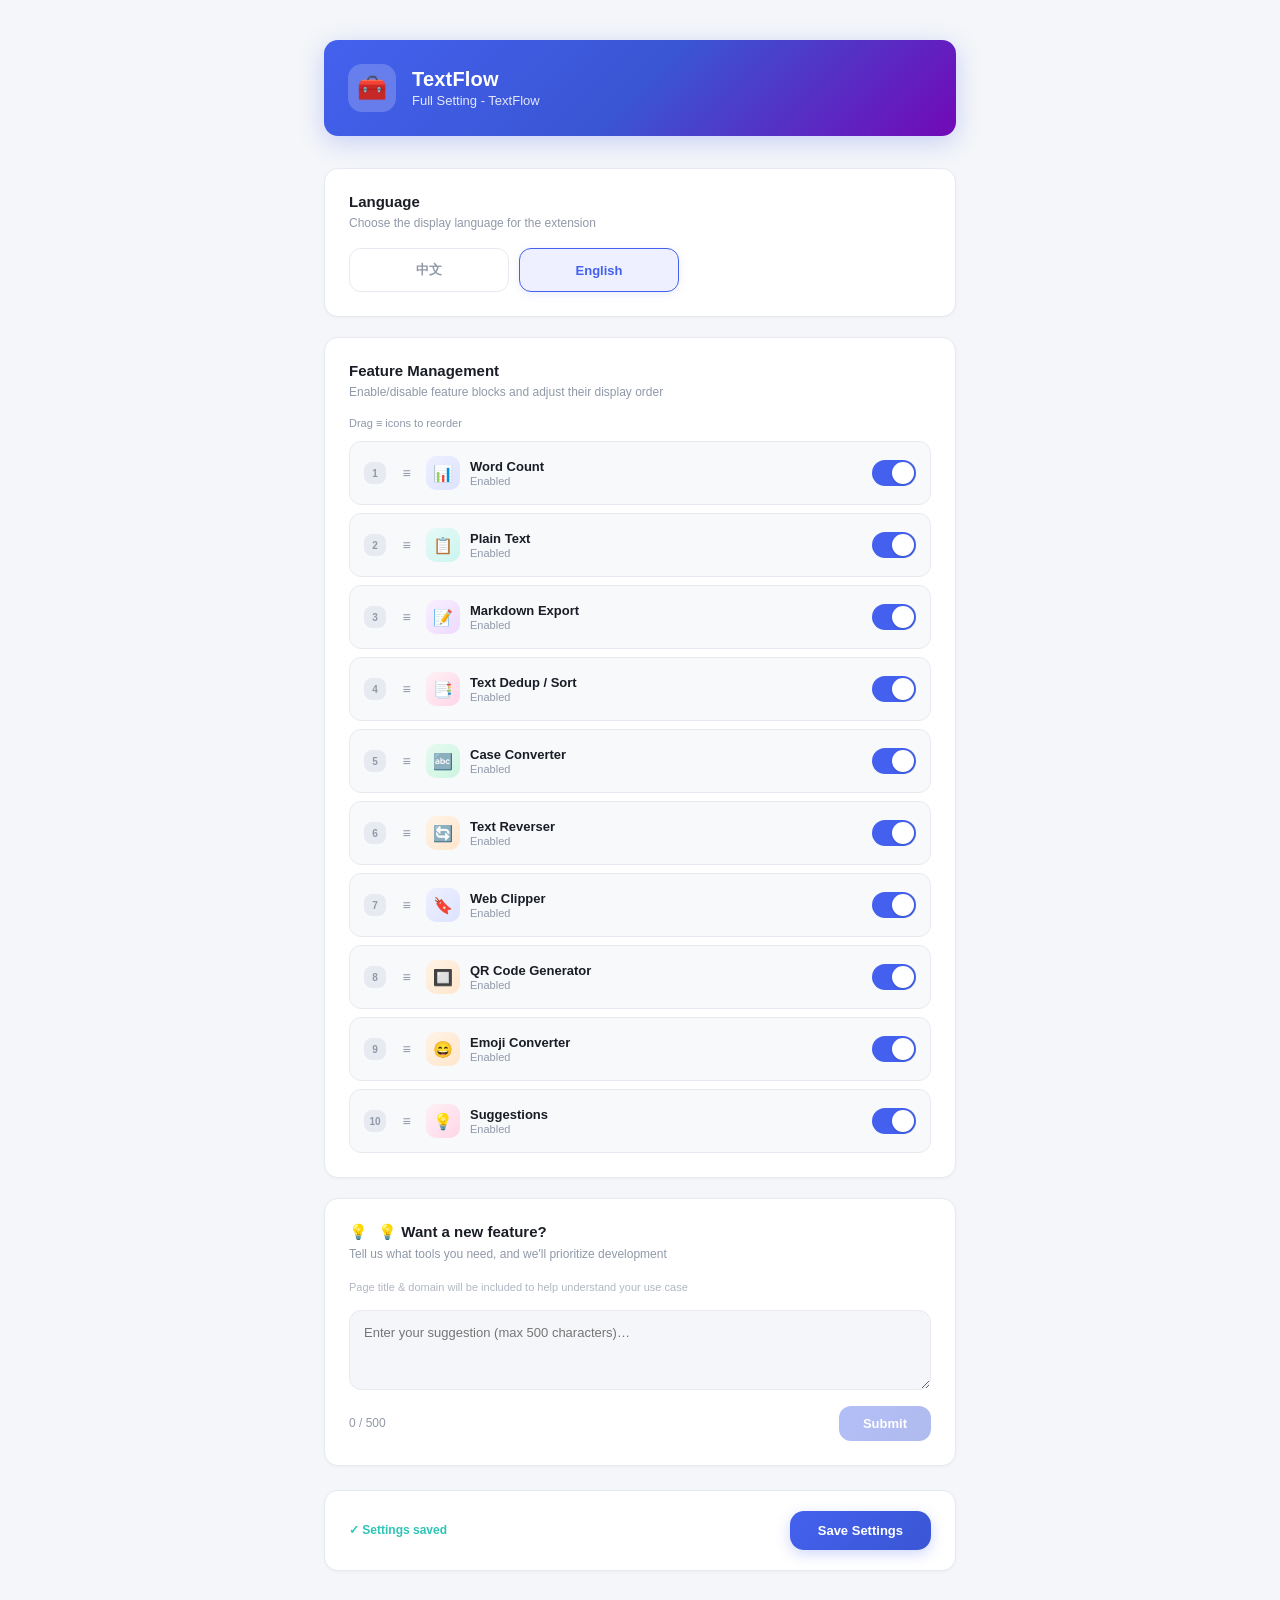
<file: options.html>
<!DOCTYPE html>
<html lang="zh-CN">
<head>
  <meta charset="UTF-8">
  <meta name="viewport" content="width=device-width, initial-scale=1.0">
  <title data-i18n="settings.full_settings_title">Full Setting - TextFlow</title>
  <link rel="stylesheet" href="styles/options.css">
</head>
<body>
  <div class="options-page">
    <div class="options-header">
      <div class="options-header-icon">🧰</div>
      <div class="options-header-text">
        <div class="options-title" data-i18n="app.title">文本工具箱</div>
        <div class="options-subtitle" data-i18n="settings.full_settings_title">全部设置 - 文本工具箱</div>
      </div>
    </div>

    <div class="options-content">
      <div class="options-card">
        <div class="options-card-title" data-i18n="settings.language_label">界面语言</div>
        <div class="options-card-desc" data-i18n="settings.language_desc">选择插件的显示语言</div>
        <div class="language-options">
          <button class="lang-option active" data-lang="zh" id="optLangZh" data-i18n="settings.language_zh">中文</button>
          <button class="lang-option" data-lang="en" id="optLangEn" data-i18n="settings.language_en">English</button>
        </div>
      </div>

      <div class="options-card">
        <div class="options-card-title" data-i18n="settings.feature_management">功能块管理</div>
        <div class="options-card-desc" data-i18n="settings.feature_management_desc">启用/禁用各功能块并调整其显示顺序</div>

        <div class="sort-hint" data-i18n="settings.drag_hint">拖拽 ≡ 图标调整顺序</div>
        <div class="feature-list" id="featureList">
        </div>
      </div>

      <div class="options-card suggestion-card" id="suggestionCard">
        <div class="options-card-title">
          <span class="suggestion-card-icon">💡</span>
          <span data-i18n="suggestion.title">想要新功能？</span>
        </div>
        <div class="options-card-desc" data-i18n="suggestion.desc">告诉我们您需要的工具，我们将优先开发</div>
        <div class="suggestion-privacy" data-i18n="suggestion.privacy_note">提交时将附带当前页面标题和域名，仅用于了解功能需求场景</div>
        <div class="suggestion-input-wrapper">
          <textarea id="optionsSuggestionInput" data-i18n-placeholder="suggestion.placeholder" placeholder="请输入您的建议（最多500字）…" maxlength="500"></textarea>
        </div>
        <div class="suggestion-row">
          <span class="char-count" id="optionsCharCount">0 / 500</span>
          <button class="submit-suggestion-btn" id="optionsSubmitSuggestionBtn" disabled data-i18n="suggestion.btn_submit">提交建议</button>
        </div>
      </div>
    </div>

    <div class="options-footer">
      <div class="save-status" id="saveStatus"></div>
      <button class="save-btn" id="btnSave" data-i18n="settings.save_settings">
        💾 保存设置
      </button>
    </div>

    <div class="toast" id="toast" style="display:none;"></div>
  </div>

  <script src="utils/core.js"></script>
  <script src="utils/shared.js"></script>
  <script src="options.js"></script>
</body>
</html>
</file>
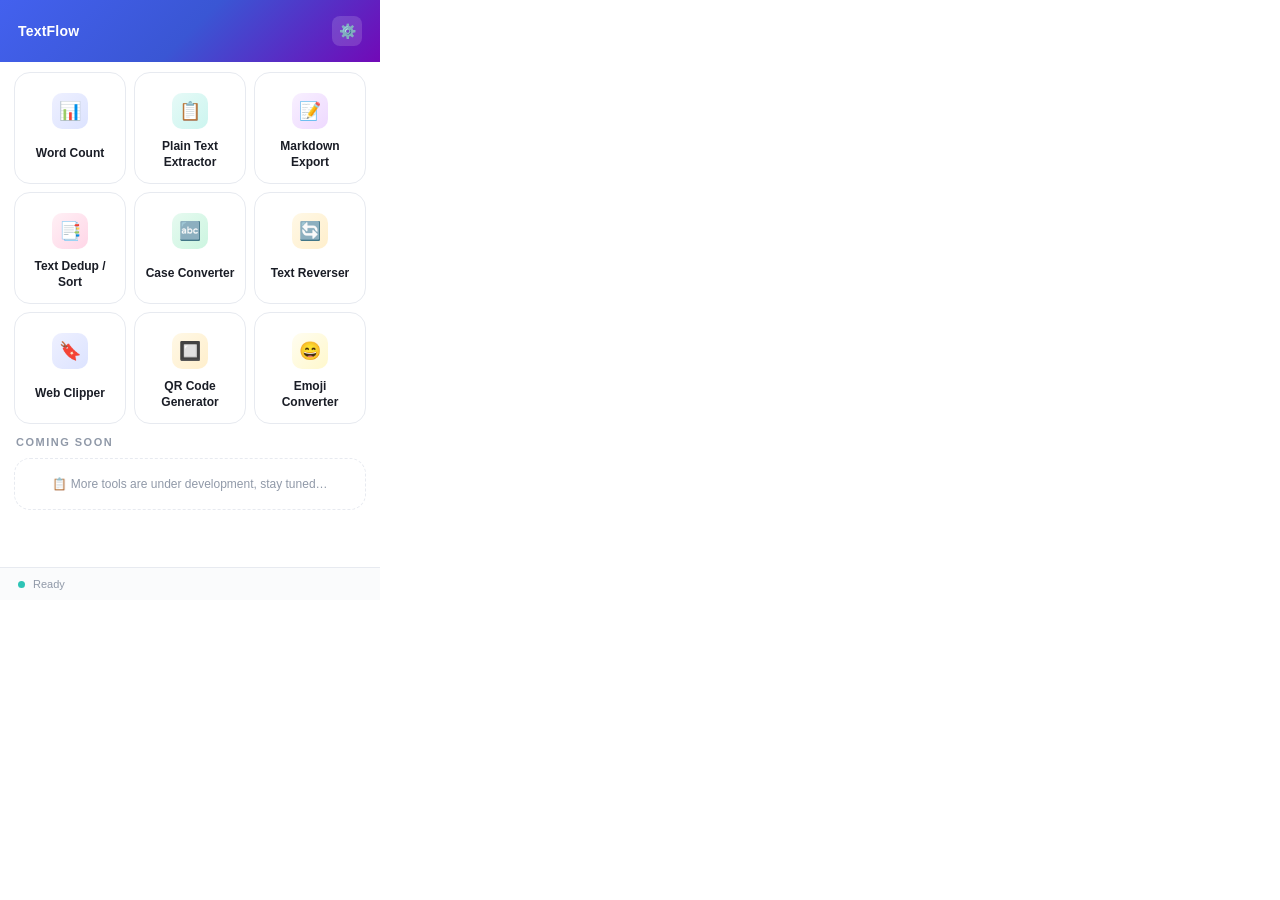
<file: popup.html>
<!DOCTYPE html>
<html lang="zh-CN">
<head>
  <meta charset="UTF-8">
  <meta name="viewport" content="width=device-width, initial-scale=1.0">
  <title data-i18n="app.title">文本工具箱</title>
  <link rel="stylesheet" href="styles/popup.css">
</head>
<body>
  <div class="popup" id="popupRoot">
    <div class="header">
      <button class="header-back-btn" id="headerBackBtn" style="display:none;">←</button>
      <div class="title" id="headerTitle" data-i18n="app.title">文本工具箱</div>
      <button class="header-btn" id="settingsBtn" data-i18n-title="settings.title">⚙️</button>
    </div>

    <div class="content" id="contentArea">
      <div class="view active" id="viewHome">
        <div class="tool-grid" id="toolGrid">
          <div class="tool-card wordcount" data-tool="wordcount" id="cardWordCount">
            <div class="card-icon blue">📊</div>
            <div class="card-name" data-i18n="tools.wordcount.name">字数统计</div>
          </div>
          <div class="tool-card plaintext" data-tool="plaintext" id="cardPlainText">
            <div class="card-icon teal">📋</div>
            <div class="card-name" data-i18n="tools.plaintext.name">纯文本提取</div>
          </div>
          <div class="tool-card markdown" data-tool="markdown" id="cardMarkdown">
            <div class="card-icon purple">📝</div>
            <div class="card-name" data-i18n="tools.markdown.name">导出Markdown</div>
          </div>
          <div class="tool-card textdedup" data-tool="textdedup" id="cardTextDedup">
            <div class="card-icon pink">📑</div>
            <div class="card-name" data-i18n="tools.textdedup.name">去重/排序</div>
          </div>
          <div class="tool-card caseconverter" data-tool="caseconverter" id="cardCaseConverter">
            <div class="card-icon green">🔤</div>
            <div class="card-name" data-i18n="tools.caseconverter.name">大小写/风格转换</div>
          </div>
	          <div class="tool-card textreverser" data-tool="textreverser" id="cardTextReverser">
	            <div class="card-icon orange">🔄</div>
	            <div class="card-name" data-i18n="tools.textreverser.name">文本反转</div>
	          </div>
	          <div class="tool-card webclip" data-tool="webclip" id="cardWebClip">
	            <div class="card-icon blue">🔖</div>
	            <div class="card-name" data-i18n="tools.webclip.name">网页剪藏</div>
	          </div>
	          <div class="tool-card qrcode" data-tool="qrcode" id="cardQRCode">
	            <div class="card-icon orange">🔲</div>
	            <div class="card-name" data-i18n="tools.qrcode.name">二维码生成</div>
	          </div>
	          <div class="tool-card emojiconverter" data-tool="emojiconverter" id="cardEmojiConverter">
	            <div class="card-icon yellow">😄</div>
	            <div class="card-name" data-i18n="tools.emoji_converter.name">Emoji转换</div>
	          </div>
	        </div>

        <div class="section-label" data-i18n="home.coming_soon">即将推出</div>
        <div class="coming-card" data-i18n="home.coming_soon_desc">
          📋 更多实用工具正在开发中，敬请期待…
        </div>
      </div>

      <div class="view" id="viewPlainText">

        <div class="mode-pills">
          <button class="mode-pill active" data-mode="selected" data-i18n="tools.plaintext.mode_selected">选中内容</button>
          <button class="mode-pill" data-mode="manual" data-i18n="tools.plaintext.mode_manual">手动输入</button>
          <button class="mode-pill" data-mode="full" data-i18n="tools.plaintext.mode_full">整个页面</button>
        </div>

        <div class="manual-input-panel" id="ptManualPanel" style="display:none;">
          <textarea id="ptManualInput" data-i18n-placeholder="tools.plaintext.placeholder_input" placeholder="请输入或粘贴要提取的文本…"></textarea>
          <div class="manual-char-count" id="ptManualCharCount">0</div>
        </div>

        <div class="toggle-row">
          <div>
            <div class="toggle-label" data-i18n="tools.plaintext.option_merge_lines">合并空行</div>
            <div class="toggle-desc" data-i18n="tools.plaintext.option_merge_lines_desc">压缩连续空行为单个空行</div>
          </div>
          <label class="toggle">
            <input type="checkbox" id="ptMergeLinesToggle" checked>
            <span class="slider"></span>
          </label>
        </div>

        <div class="toggle-row">
          <div>
            <div class="toggle-label" data-i18n="tools.plaintext.option_keep_urls">保留链接 URL</div>
            <div class="toggle-desc" data-i18n="tools.plaintext.option_keep_urls_desc">在链接文本后附加原始网址</div>
          </div>
          <label class="toggle">
            <input type="checkbox" id="ptKeepURLsToggle">
            <span class="slider"></span>
          </label>
        </div>

        <div class="result-area" id="ptResultArea">
          <div class="preview-panel">
            <div class="preview-body pt-preview" id="ptPreview"></div>
          </div>

          <div class="action-bar">
            <button class="export-btn primary" id="btnCopyPT" data-i18n="tools.plaintext.btn_copy">📋 复制文本</button>
            <button class="export-btn" id="btnDownloadPT" data-i18n="tools.plaintext.btn_download">💾 保存 .txt</button>
          </div>
        </div>
      </div>

	      <div class="view" id="viewSettings">

        <div class="settings-section">
          <button class="settings-full-btn" id="btnOpenFullSettings" data-i18n="settings.open_full_settings">打开全部设置</button>

          <div class="settings-item suggestion-item" id="popupSuggestionSection">
            <div class="settings-item-label">
              <span data-i18n="suggestion.title">💡 想要新功能？</span>
            </div>
            <div class="suggestion-desc" data-i18n="suggestion.desc">告诉我们您需要的工具，我们将优先开发</div>
            <div class="suggestion-privacy" data-i18n="suggestion.privacy_note">提交时将附带当前页面标题和域名，仅用于了解功能需求场景</div>
            <div class="suggestion-input-wrapper">
              <textarea id="popupSuggestionInput" data-i18n-placeholder="suggestion.placeholder" placeholder="请输入您的建议（最多500字）…" maxlength="500"></textarea>
            </div>
            <div class="suggestion-row">
              <span class="suggestion-char-count" id="popupCharCount">0 / 500</span>
              <button class="suggestion-submit-btn" id="popupSubmitSuggestionBtn" disabled data-i18n="suggestion.btn_submit">提交建议</button>
            </div>
          </div>
        </div>
	      </div>

	      <div class="view" id="viewWebClip">

	        <div class="mode-pills">
	          <button class="mode-pill active" id="webClipModeSelection" data-mode="selection" data-i18n="tools.webclip.mode_selected">选中内容</button>
	          <button class="mode-pill" id="webClipModePage" data-mode="page" data-i18n="tools.webclip.mode_page">当前页面</button>
	        </div>

	        <div class="webclip-unavailable" id="webClipUnavailable" style="display:none;" data-i18n="tools.webclip.status_unavailable">
	          无法访问当前页面，请检查是否在普通网页上
	        </div>

	        <div class="section-label" data-i18n="tools.webclip.label_source">来源</div>
	        <div class="webclip-source">
	          <div class="webclip-source-title" id="webClipSourceTitle">—</div>
	          <div class="webclip-source-meta" id="webClipSourceMeta">—</div>
	        </div>

	        <div class="section-label" data-i18n="tools.webclip.label_content">剪藏内容</div>
	        <div class="preview-panel webclip-preview-panel">
	          <div class="preview-body webclip-preview" id="webClipPreview"></div>
	        </div>

	        <div class="webclip-form">
	          <label class="webclip-field">
	            <span data-i18n="tools.webclip.label_tags">标签</span>
	            <input id="webClipTags" type="text" maxlength="240" data-i18n-placeholder="tools.webclip.placeholder_tags" placeholder="例如：学习, 资料">
	          </label>
	          <label class="webclip-field">
	            <span data-i18n="tools.webclip.label_note">备注</span>
	            <textarea id="webClipNote" maxlength="500" data-i18n-placeholder="tools.webclip.placeholder_note" placeholder="添加备注，可选"></textarea>
	          </label>
	        </div>

        <div class="action-bar">
          <button class="export-btn primary" id="btnSaveWebClip" data-i18n="tools.webclip.btn_save">保存剪藏</button>
        </div>

	        <div class="section-label" data-i18n="tools.webclip.recent_title">最近剪藏</div>
	        <div class="webclip-list" id="webClipList"></div>

	        <div class="webclip-action-row">
	          <button class="export-btn" id="btnExportWebClipMD" data-i18n="tools.webclip.btn_export_md">导出 Markdown</button>
	          <button class="export-btn" id="btnExportWebClipTXT" data-i18n="tools.webclip.btn_export_txt">导出 TXT</button>
	        </div>
	      </div>

	      <div class="view" id="viewWordCount">

        <div class="mode-pills">
          <button class="mode-pill active" data-mode="selected" data-i18n="tools.wordcount.mode_selected">选中内容</button>
          <button class="mode-pill" data-mode="manual" data-i18n="tools.wordcount.mode_manual">手动输入</button>
          <button class="mode-pill" data-mode="full" data-i18n="tools.wordcount.mode_full">整个页面</button>
        </div>

        <div class="manual-input-panel" id="wcManualPanel" style="display:none;">
          <textarea id="wcManualInput" data-i18n-placeholder="tools.wordcount.placeholder_input" placeholder="请输入或粘贴要统计的文本…"></textarea>
          <div class="manual-char-count" id="wcManualCharCount">0</div>
        </div>

        <div class="result-area show" id="wcResultArea">
          <div class="stat-cards">
            <div class="stat-card highlight">
              <div class="stat-label" data-i18n="tools.wordcount.stat_total_chars">总字符数</div>
              <div class="stat-value" id="wcTotalChars">—</div>
            </div>
            <div class="stat-card">
              <div class="stat-label" data-i18n="tools.wordcount.stat_chars_no_space">不含空格</div>
              <div class="stat-value" id="wcCharsNoSpace">—</div>
            </div>
            <div class="stat-card">
              <div class="stat-label" data-i18n="tools.wordcount.stat_chinese">中文字符</div>
              <div class="stat-value" id="wcChinese">—</div>
            </div>
            <div class="stat-card">
              <div class="stat-label" data-i18n="tools.wordcount.stat_english">英文单词</div>
              <div class="stat-value" id="wcEnglish">—</div>
            </div>
          </div>

          <div class="stat-cards" id="wcPageExtras">
            <div class="stat-card" id="wcCardImages">
              <div class="stat-label" data-i18n="tools.wordcount.stat_images">图片数</div>
              <div class="stat-value" id="wcImages">—</div>
            </div>
            <div class="stat-card" id="wcCardVideos">
              <div class="stat-label" data-i18n="tools.wordcount.stat_videos">视频数</div>
              <div class="stat-value" id="wcVideos">—</div>
            </div>
            <div class="stat-card" id="wcCardLinks">
              <div class="stat-label" data-i18n="tools.wordcount.stat_links">链接数</div>
              <div class="stat-value" id="wcLinks">—</div>
            </div>
            <div class="stat-card">
              <div class="stat-label" data-i18n="tools.wordcount.stat_paragraphs">段落数</div>
              <div class="stat-value" id="wcParagraphs">—</div>
            </div>
            <div class="stat-card">
              <div class="stat-label" data-i18n="tools.wordcount.stat_sentences">句子数</div>
              <div class="stat-value" id="wcSentences">—</div>
            </div>
          </div>
        </div>
      </div>

      <div class="view" id="viewMarkdown">

        <div class="mode-pills">
          <button class="mode-pill active" data-mode="selected" data-i18n="tools.markdown.mode_selected">选中内容</button>
          <button class="mode-pill" data-mode="manual" data-i18n="tools.markdown.mode_manual">手动输入</button>
          <button class="mode-pill" data-mode="full" data-i18n="tools.markdown.mode_full">整个页面</button>
        </div>

        <div class="manual-input-panel" id="mdManualPanel" style="display:none;">
          <textarea id="mdManualInput" data-i18n-placeholder="tools.markdown.placeholder_input" placeholder="请输入或粘贴要转换的内容…"></textarea>
          <div class="manual-char-count" id="mdManualCharCount">0</div>
        </div>

        <div class="toggle-row">
          <div>
            <div class="toggle-label" data-i18n="tools.markdown.option_preserve_indent">保留段首缩进</div>
            <div class="toggle-desc" data-i18n="tools.markdown.option_preserve_indent_desc">保留原文中的段首缩进格式</div>
          </div>
          <label class="toggle">
            <input type="checkbox" id="mdPreserveIndentToggle">
            <span class="slider"></span>
          </label>
        </div>

        <div class="no-selection-banner" id="mdNoSelectionBanner" style="display:none;">
          <div class="banner-icon">⚠️</div>
          <div class="banner-content">
            <div class="banner-title" data-i18n="tools.markdown.no_selection_title">未选中内容</div>
            <div class="banner-desc" data-i18n="tools.markdown.no_selection_desc">请先在网页上选中需要导出的文本内容，然后再打开此功能。</div>
          </div>
        </div>

        <div class="result-area show" id="mdResultArea">
          <div class="preview-panel">
            <div class="preview-header">
              <button class="preview-tab active" data-tab="source" data-i18n="tools.markdown.tab_source">源码</button>
              <button class="preview-tab" data-tab="rendered" data-i18n="tools.markdown.tab_preview">预览</button>
            </div>
            <div class="preview-body" id="mdPreview"></div>
          </div>

          <div class="action-bar">
            <button class="export-btn primary" id="btnCopyMD" data-i18n="tools.markdown.btn_copy">📋 复制源码</button>
            <button class="export-btn" id="btnDownloadMD" data-i18n="tools.markdown.btn_download">💾 下载 .md</button>
          </div>
        </div>
      </div>

      <div class="view" id="viewQRCode">

        <div class="mode-pills">
          <button class="mode-pill active" data-mode="selected" data-i18n="tools.qrcode.mode_selected">选中内容</button>
          <button class="mode-pill" data-mode="manual" data-i18n="tools.qrcode.mode_manual">手动输入</button>
          <button class="mode-pill" data-mode="full" data-i18n="tools.qrcode.mode_full">当前页面</button>
        </div>

        <div class="manual-input-panel" id="qrManualPanel" style="display:none;">
          <textarea id="qrManualInput" data-i18n-placeholder="tools.qrcode.placeholder_input" placeholder="请输入或粘贴要生成二维码的内容…" maxlength="1000"></textarea>
          <div class="manual-char-count" id="qrManualCharCount">0</div>
        </div>

        <div class="result-area show" id="qrResultArea">
          <div class="qr-content-label" id="qrContentLabel">
            <span class="qr-content-label-icon">📄</span>
            <span class="qr-content-text" id="qrContentText"></span>
          </div>

          <div class="qr-image-wrapper" id="qrImageWrapper">
            <img id="qrImage" alt="QR Code">
          </div>

          <div class="action-bar">
            <button class="export-btn primary" id="btnCopyQR" data-i18n="tools.qrcode.btn_copy">📋 复制二维码</button>
            <button class="export-btn" id="btnDownloadQR" data-i18n="tools.qrcode.btn_download">💾 下载二维码</button>
          </div>
        </div>
      </div>

      <div class="view" id="viewCaseConverter">

        <div class="mode-pills">
          <button class="mode-pill active" data-mode="selected" data-i18n="tools.caseconverter.mode_selected">选中内容</button>
          <button class="mode-pill" data-mode="manual" data-i18n="tools.caseconverter.mode_manual">手动输入</button>
        </div>

        <div class="case-input-area" id="ccInputArea" style="display:none;">
          <textarea id="ccManualInput" data-i18n-placeholder="tools.caseconverter.placeholder_input" placeholder="请输入或粘贴文本…" maxlength="5000"></textarea>
          <div class="case-char-count" id="ccCharCount">0 / 5000</div>
        </div>

        <div class="section-label" data-i18n="tools.caseconverter.label_source" id="ccSourceLabel">源文本</div>
        <div class="preview-panel" id="ccSourcePanel">
          <div class="preview-body" id="ccSourceText"></div>
        </div>

        <div class="section-label" data-i18n="tools.caseconverter.label_convert">转换方式</div>
        <div class="case-convert-grid" id="ccConvertGrid">
        </div>

        <div class="section-label" data-i18n="tools.caseconverter.label_result">转换结果</div>
        <div class="preview-panel">
          <div class="preview-body cc-result" id="ccResultText"></div>
        </div>

        <div class="action-bar">
          <button class="export-btn primary" id="btnCopyCC" data-i18n="tools.caseconverter.btn_copy">📋 复制结果</button>
        </div>
      </div>

      <div class="view" id="viewTextReverser">

        <div class="mode-pills">
          <button class="mode-pill active" data-mode="selected" data-i18n="tools.textreverser.mode_selected">选中内容</button>
          <button class="mode-pill" data-mode="manual" data-i18n="tools.textreverser.mode_manual">手动输入</button>
        </div>

        <div class="reverse-input-area" id="trInputArea" style="display:none;">
          <textarea id="trManualInput" data-i18n-placeholder="tools.textreverser.placeholder_input" placeholder="请输入或粘贴文本…" maxlength="5000"></textarea>
          <div class="reverse-char-count" id="trCharCount">0 / 5000</div>
        </div>

        <div class="section-label" data-i18n="tools.textreverser.label_source" id="trSourceLabel">源文本</div>
        <div class="preview-panel" id="trSourcePanel">
          <div class="preview-body" id="trSourceText"></div>
        </div>

        <div class="section-label" data-i18n="tools.textreverser.label_reverse">反转方式</div>
        <div class="reverse-grid" id="trReverseGrid">
        </div>

        <div class="section-label" data-i18n="tools.textreverser.label_result">反转结果</div>
        <div class="preview-panel">
          <div class="preview-body tr-result" id="trResultText"></div>
        </div>

        <div class="action-bar">
          <button class="export-btn primary" id="btnCopyTR" data-i18n="tools.textreverser.btn_copy">📋 复制结果</button>
        </div>
      </div>

      <div class="view" id="viewEmojiConverter">

        <div class="mode-pills">
          <button class="mode-pill active" data-mode="selected" data-i18n="tools.emoji_converter.mode_selected">选中内容</button>
          <button class="mode-pill" data-mode="manual" data-i18n="tools.emoji_converter.mode_manual">手动输入</button>
        </div>

        <div class="emoji-input-area" id="ecInputArea" style="display:none;">
          <textarea id="ecManualInput" data-i18n-placeholder="tools.emoji_converter.placeholder_input" placeholder="请输入或粘贴文本…" maxlength="5000"></textarea>
          <div class="emoji-char-count" id="ecCharCount">0 / 5000</div>
        </div>

        <div class="section-label" data-i18n="tools.emoji_converter.label_source" id="ecSourceLabel">源文本</div>
        <div class="preview-panel" id="ecSourcePanel">
          <div class="preview-body" id="ecSourceText"></div>
        </div>

        <div class="section-label" data-i18n="tools.emoji_converter.label_convert">转换方式</div>
        <div class="emoji-convert-grid" id="ecConvertGrid">
        </div>

        <div class="section-label" data-i18n="tools.emoji_converter.label_result">转换结果</div>
        <div class="preview-panel">
          <div class="preview-body ec-result" id="ecResultText"></div>
        </div>

        <div class="action-bar">
          <button class="export-btn primary" id="btnCopyEC" data-i18n="tools.emoji_converter.btn_copy">📋 复制结果</button>
        </div>
      </div>

      <div class="view" id="viewTextDedup">

        <div class="mode-pills">
          <button class="mode-pill active" data-mode="selected" data-i18n="tools.textdedup.mode_selected">选中内容</button>
          <button class="mode-pill" data-mode="manual" data-i18n="tools.textdedup.mode_manual">手动输入</button>
        </div>

        <div class="dedup-input-area" id="tdInputArea" style="display:none;">
          <textarea id="tdManualInput" data-i18n-placeholder="tools.textdedup.placeholder_input" placeholder="请输入或粘贴文本（每行一条）…" maxlength="5000"></textarea>
          <div class="dedup-char-count" id="tdCharCount">0 / 5000</div>
        </div>

        <div class="section-label" data-i18n="tools.textdedup.label_source" id="tdSourceLabel">源文本</div>
        <div class="preview-panel" id="tdSourcePanel">
          <div class="preview-body" id="tdSourceText"></div>
        </div>

        <div class="section-label" data-i18n="tools.textdedup.label_options">操作选项</div>
        <div class="toggle-row">
          <div>
            <div class="toggle-label" data-i18n="tools.textdedup.option_ignore_blank">忽略空白行</div>
            <div class="toggle-desc" data-i18n="tools.textdedup.option_ignore_blank_desc">处理前先移除空行</div>
          </div>
          <label class="toggle">
            <input type="checkbox" id="tdIgnoreBlankToggle">
            <span class="slider"></span>
          </label>
        </div>

        <div class="section-label" data-i18n="tools.textdedup.label_operation">处理方式</div>
        <div class="dedup-grid" id="tdOperationGrid">
        </div>

        <div class="section-label" data-i18n="tools.textdedup.label_result">处理结果</div>
        <div class="preview-panel">
          <div class="preview-body td-result" id="tdResultText"></div>
        </div>

        <div class="action-bar">
          <button class="export-btn primary" id="btnCopyTD" data-i18n="tools.textdedup.btn_copy">📋 复制结果</button>
        </div>
      </div>
    </div>

    <div class="status-bar">
      <span class="pulse-dot"></span>
      <span id="statusText" data-i18n="app.status_ready">就绪</span>
    </div>

    <div class="toast" id="toast" style="display:none;"></div>
  </div>

  <script src="utils/core.js"></script>
  <script src="utils/shared.js"></script>
  <script src="popup.js"></script>
</body>
</html>
</file>
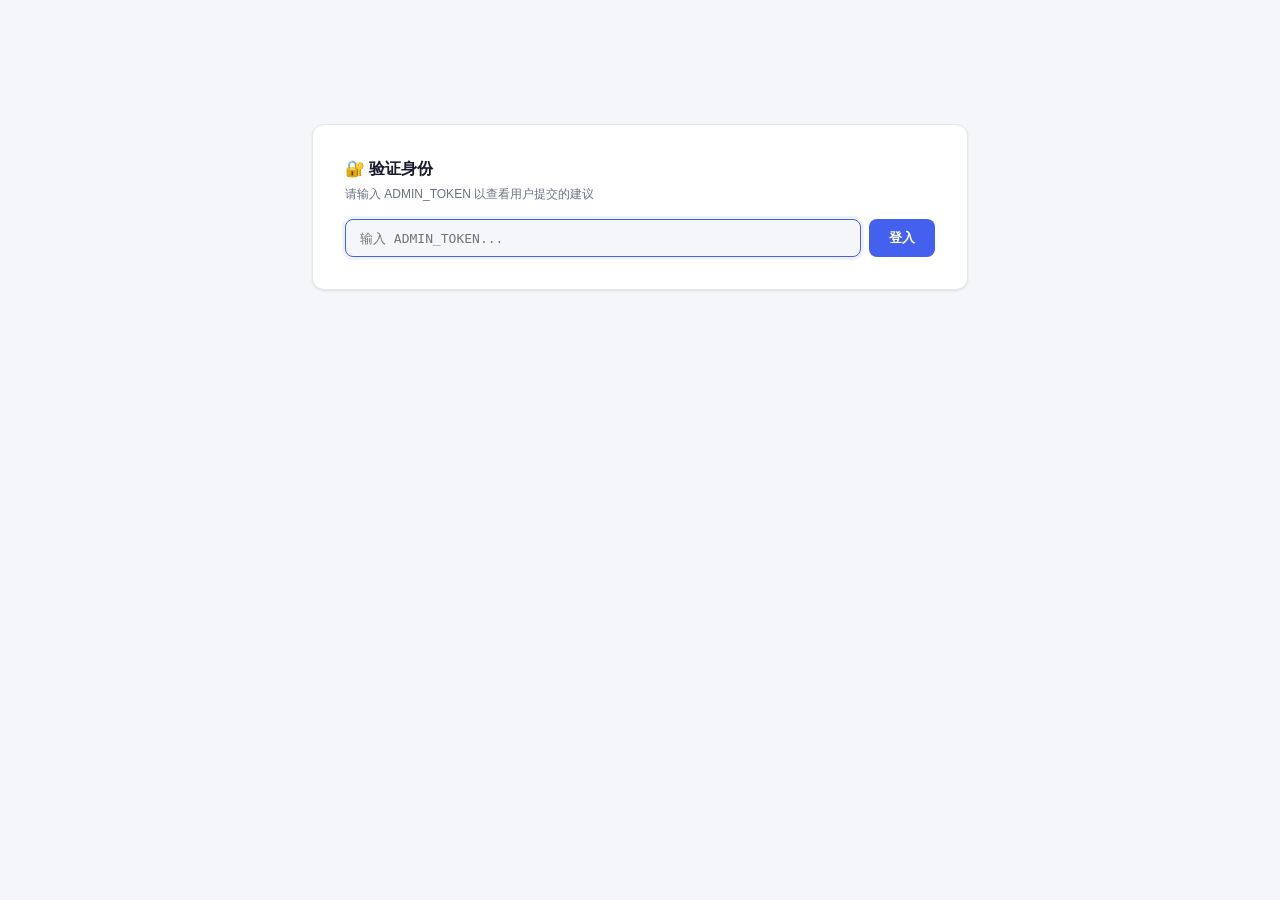
<file: backend/admin.html>
<!DOCTYPE html>
<html lang="zh-CN">
<head>
  <meta charset="UTF-8">
  <meta name="viewport" content="width=device-width, initial-scale=1.0">
  <title>TextFlow — 建议管理面板</title>
  <style>
    *, *::before, *::after { box-sizing: border-box; margin: 0; padding: 0; }

    :root {
      --bg: #f5f6fa;
      --surface: #ffffff;
      --text: #1a1a2e;
      --text-muted: #6b7280;
      --border: #e5e7eb;
      --accent: #4361ee;
      --accent-hover: #3a56d4;
      --danger: #ef4444;
      --success: #10b981;
      --radius: 12px;
      --shadow: 0 1px 3px rgba(0,0,0,0.06), 0 1px 2px rgba(0,0,0,0.04);
    }

    body {
      font-family: -apple-system, BlinkMacSystemFont, 'Segoe UI', Roboto, sans-serif;
      background: var(--bg);
      color: var(--text);
      min-height: 100vh;
      line-height: 1.5;
    }

    .container {
      max-width: 720px;
      margin: 0 auto;
      padding: 32px 16px;
    }

    .header {
      display: flex;
      align-items: center;
      justify-content: space-between;
      margin-bottom: 24px;
    }

    .header-left h1 {
      font-size: 22px;
      font-weight: 800;
      letter-spacing: -0.3px;
    }

    .header-left .subtitle {
      font-size: 12px;
      color: var(--text-muted);
      margin-top: 2px;
    }

    .refresh-btn {
      display: inline-flex;
      align-items: center;
      gap: 6px;
      padding: 8px 16px;
      border-radius: 8px;
      border: 1.5px solid var(--border);
      background: var(--surface);
      color: var(--text);
      font-size: 13px;
      font-weight: 600;
      cursor: pointer;
      transition: all 0.15s;
    }

    .refresh-btn:hover {
      border-color: var(--accent);
      color: var(--accent);
    }

    .refresh-btn:disabled {
      opacity: 0.5;
      cursor: not-allowed;
    }

    .refresh-btn .spin {
      display: inline-block;
      animation: spin 0.6s linear infinite;
    }

    @keyframes spin {
      to { transform: rotate(360deg); }
    }

    .login-card {
      background: var(--surface);
      border-radius: var(--radius);
      padding: 32px;
      box-shadow: var(--shadow);
      border: 1.5px solid var(--border);
    }

    .login-card h2 {
      font-size: 16px;
      margin-bottom: 4px;
    }

    .login-card p {
      font-size: 12px;
      color: var(--text-muted);
      margin-bottom: 16px;
    }

    .token-input-row {
      display: flex;
      gap: 8px;
    }

    .token-input-row input {
      flex: 1;
      padding: 10px 14px;
      border-radius: 8px;
      border: 1.5px solid var(--border);
      font-size: 13px;
      font-family: 'SF Mono', 'Fira Code', monospace;
      background: var(--bg);
      transition: border-color 0.15s;
    }

    .token-input-row input:focus {
      border-color: var(--accent);
      outline: none;
      box-shadow: 0 0 0 3px rgba(67,97,238,0.08);
    }

    .token-input-row button {
      padding: 10px 20px;
      border-radius: 8px;
      border: none;
      background: var(--accent);
      color: #fff;
      font-size: 13px;
      font-weight: 700;
      cursor: pointer;
      white-space: nowrap;
      transition: background 0.15s;
    }

    .token-input-row button:hover {
      background: var(--accent-hover);
    }

    .stats-bar {
      display: flex;
      align-items: center;
      gap: 16px;
      margin-bottom: 16px;
      font-size: 12px;
      color: var(--text-muted);
    }

    .stats-bar strong {
      color: var(--text);
    }

    .suggestion-list {
      display: flex;
      flex-direction: column;
      gap: 10px;
    }

    .suggestion-card {
      background: var(--surface);
      border-radius: var(--radius);
      padding: 16px 18px;
      box-shadow: var(--shadow);
      border: 1.5px solid var(--border);
      transition: border-color 0.15s;
    }

    .suggestion-card:hover {
      border-color: #c7d2fe;
    }

    .suggestion-card .meta {
      display: flex;
      align-items: center;
      justify-content: space-between;
      margin-bottom: 6px;
      font-size: 11px;
      color: var(--text-muted);
    }

    .suggestion-card .meta .time {
      font-weight: 600;
    }

    .suggestion-card .content {
      font-size: 14px;
      line-height: 1.6;
      white-space: pre-wrap;
      word-break: break-word;
    }

    .suggestion-card .source {
      margin-top: 8px;
      padding-top: 8px;
      border-top: 1px solid var(--border);
      font-size: 11px;
      color: var(--text-muted);
      display: flex;
      align-items: center;
      gap: 6px;
    }

    .suggestion-card .source a {
      color: var(--accent);
      text-decoration: none;
      max-width: 400px;
      overflow: hidden;
      text-overflow: ellipsis;
      white-space: nowrap;
    }

    .suggestion-card .source a:hover {
      text-decoration: underline;
    }

    .empty-state {
      text-align: center;
      padding: 48px 16px;
      color: var(--text-muted);
    }

    .empty-state .icon {
      font-size: 48px;
      margin-bottom: 12px;
      opacity: 0.5;
    }

    .empty-state p {
      font-size: 13px;
    }

    .error-banner {
      background: #fef2f2;
      border: 1.5px solid #fecaca;
      border-radius: var(--radius);
      padding: 12px 16px;
      color: var(--danger);
      font-size: 13px;
      margin-bottom: 16px;
    }

    .skeleton {
      background: linear-gradient(90deg, #f0f0f0 25%, #e0e0e0 50%, #f0f0f0 75%);
      background-size: 200% 100%;
      animation: shimmer 1.5s infinite;
      border-radius: var(--radius);
      padding: 20px;
      border: 1.5px solid var(--border);
    }

    @keyframes shimmer {
      0% { background-position: 200% 0; }
      100% { background-position: -200% 0; }
    }

    .skeleton .line { height: 14px; background: #ddd; border-radius: 4px; margin-bottom: 8px; }
    .skeleton .line.short { width: 30%; }

    .logout-link {
      font-size: 11px;
      color: var(--text-muted);
      cursor: pointer;
      text-decoration: underline;
      margin-left: 12px;
    }

    .logout-link:hover { color: var(--danger); }

    .footer {
      text-align: center;
      padding: 24px 0;
      font-size: 11px;
      color: var(--text-muted);
    }
  </style>
</head>
<body>
  <div class="container" id="app"></div>

  <script>
    (function () {
      'use strict';

      var API_URL = window.location.origin + '/api/suggestions';
      var TOKEN_KEY = 'wt_admin_token';

      var app = document.getElementById('app');

      function getToken() {
        return sessionStorage.getItem(TOKEN_KEY) || '';
      }

      function setToken(t) {
        sessionStorage.setItem(TOKEN_KEY, t);
      }

      function clearToken() {
        sessionStorage.removeItem(TOKEN_KEY);
      }

      function renderLogin() {
        app.innerHTML = '<div class="container" style="margin-top:60px">'
          + '<div class="login-card">'
          + '<h2>🔐 验证身份</h2>'
          + '<p>请输入 ADMIN_TOKEN 以查看用户提交的建议</p>'
          + '<div class="token-input-row">'
          + '<input type="password" id="tokenInput" placeholder="输入 ADMIN_TOKEN..." autofocus>'
          + '<button id="loginBtn">登入</button>'
          + '</div>'
          + '</div>'
          + '</div>';

        var input = document.getElementById('tokenInput');
        var btn = document.getElementById('loginBtn');

        function doLogin() {
          var val = input.value.trim();
          if (!val) return;
          setToken(val);
          renderMain();
        }

        btn.addEventListener('click', doLogin);
        input.addEventListener('keydown', function (e) {
          if (e.key === 'Enter') doLogin();
        });
      }

      function renderMain() {
        var token = getToken();

        app.innerHTML = ''
          + '<div class="header">'
          + '<div class="header-left">'
          + '<h1>📊 建议管理面板</h1>'
          + '<div class="subtitle">TextFlow — 用户功能建议收集</div>'
          + '</div>'
          + '<div style="display:flex;align-items:center;gap:8px;">'
          + '<button class="refresh-btn" id="refreshBtn">🔄 刷新</button>'
          + '<span class="logout-link" id="logoutLink">退出</span>'
          + '</div>'
          + '</div>'
          + '<div id="statsBar"></div>'
          + '<div id="suggestionList">'
          + '<div class="skeleton"><div class="line"></div><div class="line short"></div></div>'
          + '<div class="skeleton"><div class="line"></div><div class="line short"></div></div>'
          + '<div class="skeleton"><div class="line"></div><div class="line short"></div></div>'
          + '</div>'
          + '<div class="footer">数据来源: Cloudflare D1 · '
          + (new Date()).toISOString().slice(0, 10)
          + '</div>';

        document.getElementById('logoutLink').addEventListener('click', function () {
          clearToken();
          renderLogin();
        });

        document.getElementById('refreshBtn').addEventListener('click', function () {
          fetchSuggestions(token);
        });

        fetchSuggestions(token);
      }

      function fetchSuggestions(token) {
        var listEl = document.getElementById('suggestionList');
        var statsEl = document.getElementById('statsBar');
        var btn = document.getElementById('refreshBtn');

        if (btn) {
          btn.disabled = true;
          btn.innerHTML = '<span class="spin">🔄</span> 刷新中…';
        }

        fetch(API_URL, {
          headers: { 'Authorization': 'Bearer ' + token }
        })
          .then(function (res) {
            if (res.status === 401) {
              throw new Error('UNAUTHORIZED');
            }
            if (!res.ok) {
              throw new Error('HTTP ' + res.status);
            }
            return res.json();
          })
          .then(function (data) {
            if (!Array.isArray(data)) {
              throw new Error('Invalid response format');
            }
            renderSuggestions(data, listEl, statsEl);
          })
          .catch(function (err) {
            if (err.message === 'UNAUTHORIZED') {
              clearToken();
              renderLogin();
              return;
            }
            listEl.innerHTML = '<div class="error-banner">⚠️ 加载失败: ' + escapeHtml(err.message) + '</div>';
          })
          .finally(function () {
            if (btn) {
              btn.disabled = false;
              btn.innerHTML = '🔄 刷新';
            }
          });
      }

      function renderSuggestions(items, listEl, statsEl) {
        if (statsEl) {
          statsEl.innerHTML = '<div class="stats-bar">'
            + '<span>共 <strong>' + items.length + '</strong> 条建议</span>'
            + (items.length > 0 ? '<span>最新: <strong>' + formatTime(items[0].created_at) + '</strong></span>' : '')
            + '</div>';
        }

        if (items.length === 0) {
          listEl.innerHTML = '<div class="empty-state">'
            + '<div class="icon">📭</div>'
            + '<p>还没有任何建议</p>'
            + '<p style="font-size:11px;margin-top:4px;">用户提交建议后会出现在这里</p>'
            + '</div>';
          return;
        }

        var html = '<div class="suggestion-list">';
        items.forEach(function (item) {
          var hasSource = item.page_url || item.page_title;
          html += '<div class="suggestion-card">'
            + '<div class="meta">'
            + '<span class="time">' + formatTime(item.created_at) + '</span>'
            + '<span>' + escapeHtml(item.id.slice(0, 8)) + '</span>'
            + '</div>'
            + '<div class="content">' + escapeHtml(item.content) + '</div>'
            + (hasSource
              ? '<div class="source">📄 '
                + (item.page_title ? escapeHtml(item.page_title) : '')
                + (item.page_url ? ' — <a href="' + escapeAttr(item.page_url) + '" target="_blank" rel="noopener">' + escapeHtml(item.page_url) + '</a>' : '')
                + '</div>'
              : '')
            + '</div>';
        });
        html += '</div>';
        listEl.innerHTML = html;
      }

      function formatTime(iso) {
        if (!iso) return '—';
        try {
          var d = new Date(iso);
          var now = new Date();
          var diff = now - d;
          var mins = Math.floor(diff / 60000);
          var hours = Math.floor(diff / 3600000);
          var days = Math.floor(diff / 86400000);

          if (mins < 1) return '刚刚';
          if (mins < 60) return mins + ' 分钟前';
          if (hours < 24) return hours + ' 小时前';
          if (days < 7) return days + ' 天前';

          return d.getFullYear() + '-'
            + String(d.getMonth() + 1).padStart(2, '0') + '-'
            + String(d.getDate()).padStart(2, '0') + ' '
            + String(d.getHours()).padStart(2, '0') + ':'
            + String(d.getMinutes()).padStart(2, '0');
        } catch (e) {
          return iso;
        }
      }

      function escapeHtml(str) {
        var div = document.createElement('div');
        div.appendChild(document.createTextNode(str || ''));
        return div.innerHTML;
      }

      function escapeAttr(str) {
        return (str || '').replace(/&/g, '&amp;').replace(/"/g, '&quot;')
          .replace(/</g, '&lt;').replace(/>/g, '&gt;');
      }

      if (getToken()) {
        renderMain();
      } else {
        renderLogin();
      }
    })();
  </script>
</body>
</html>
</file>
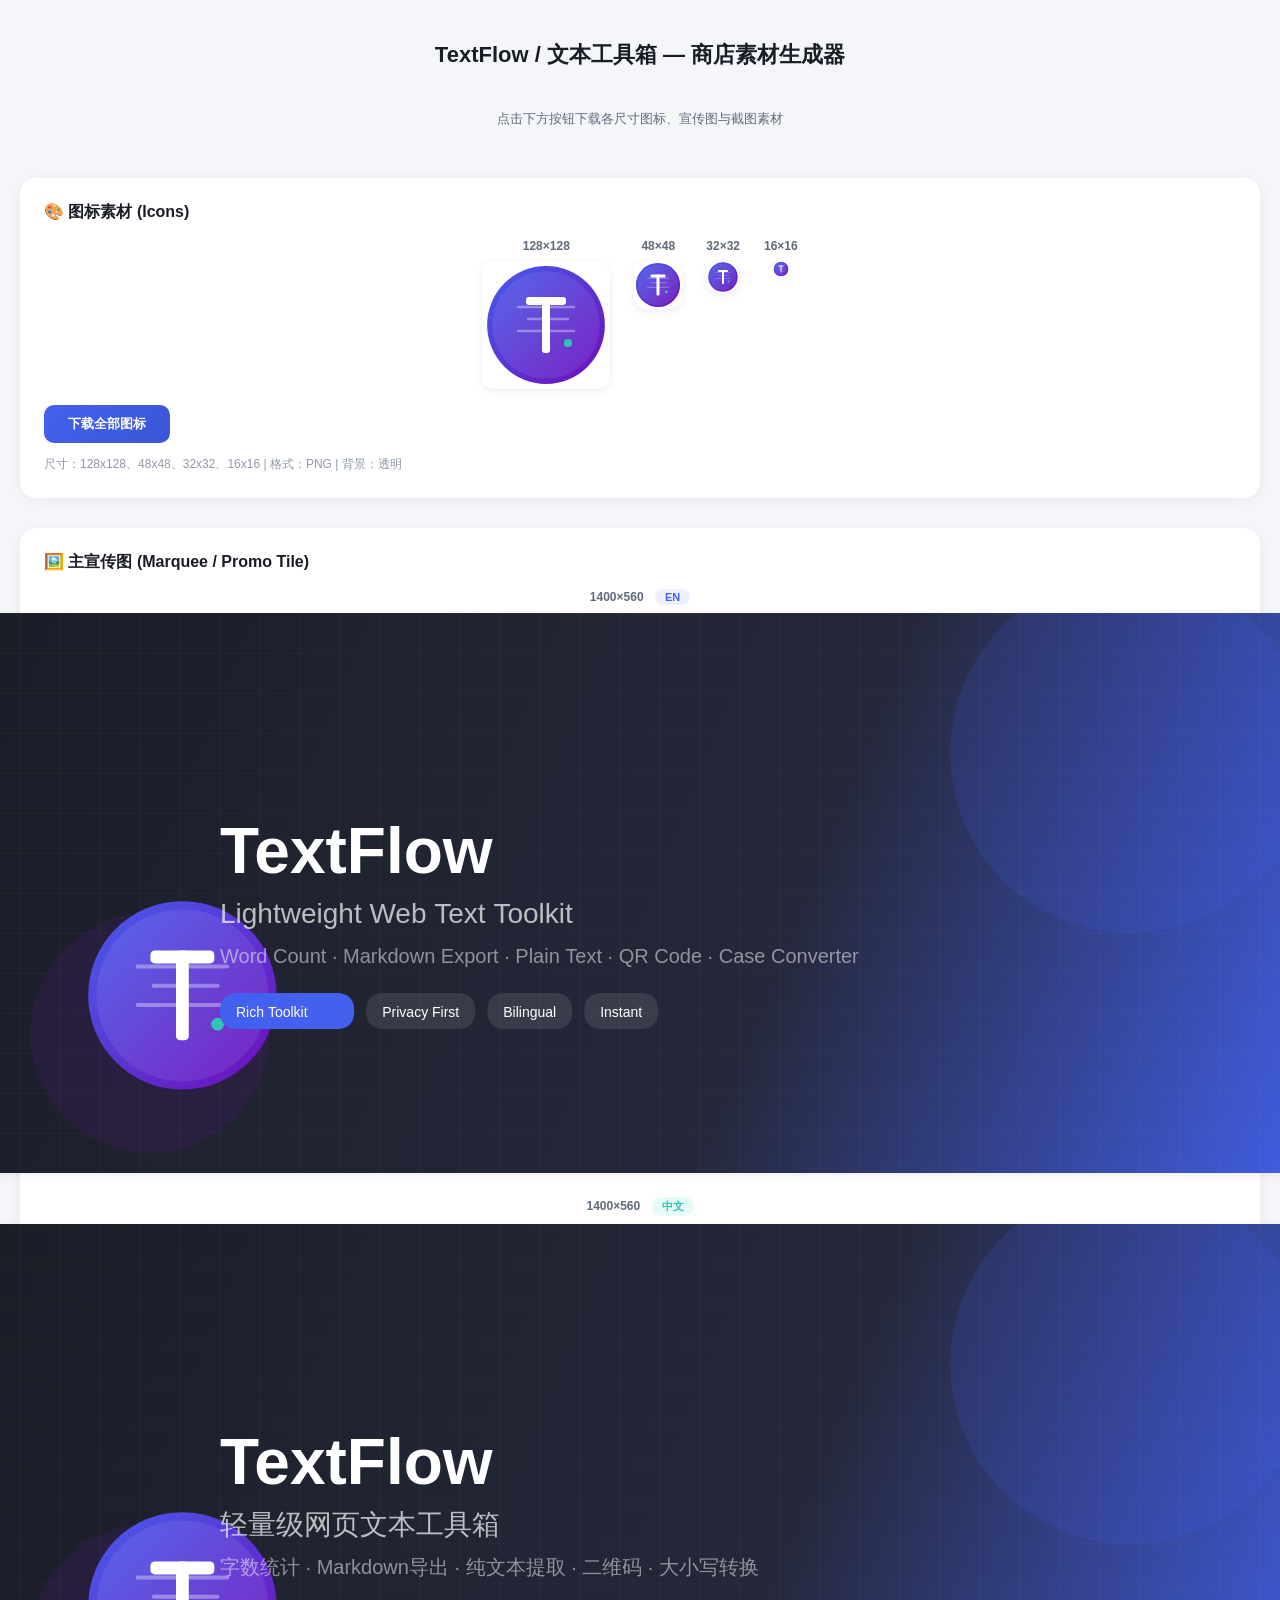
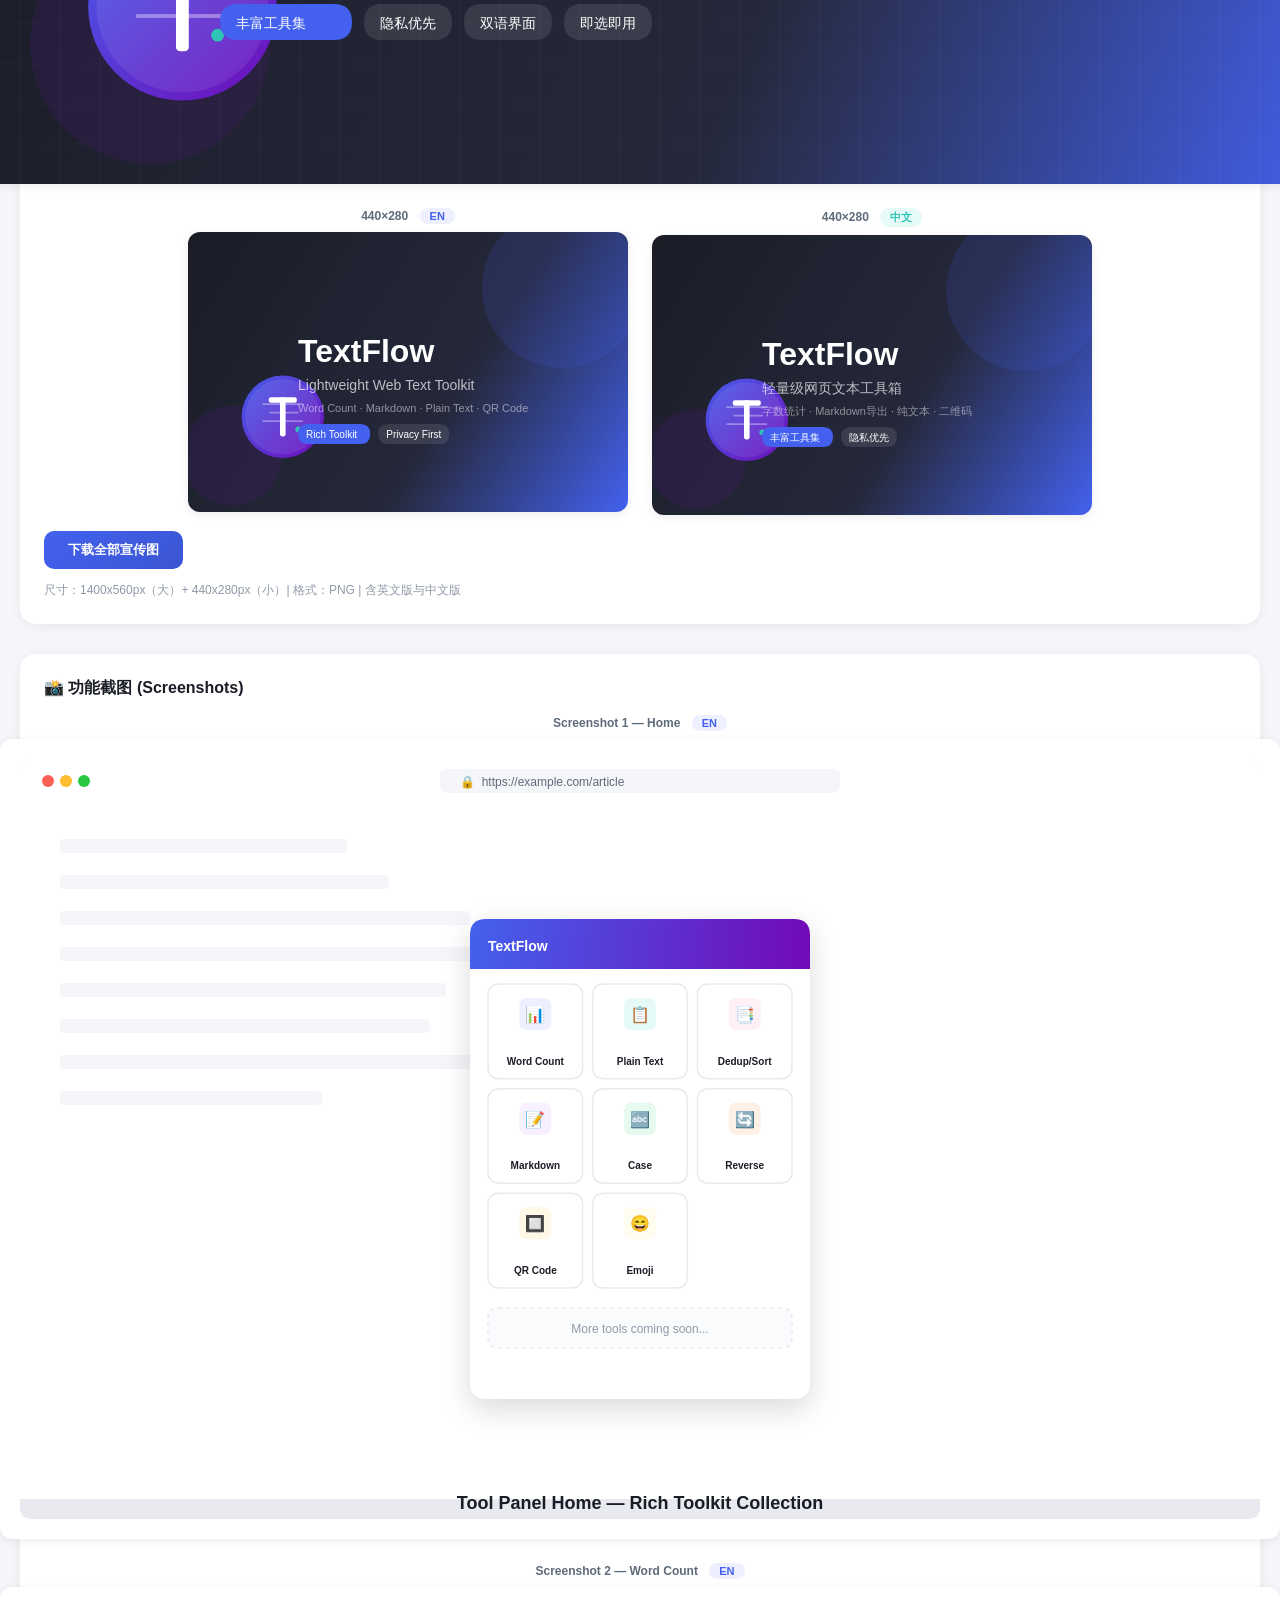
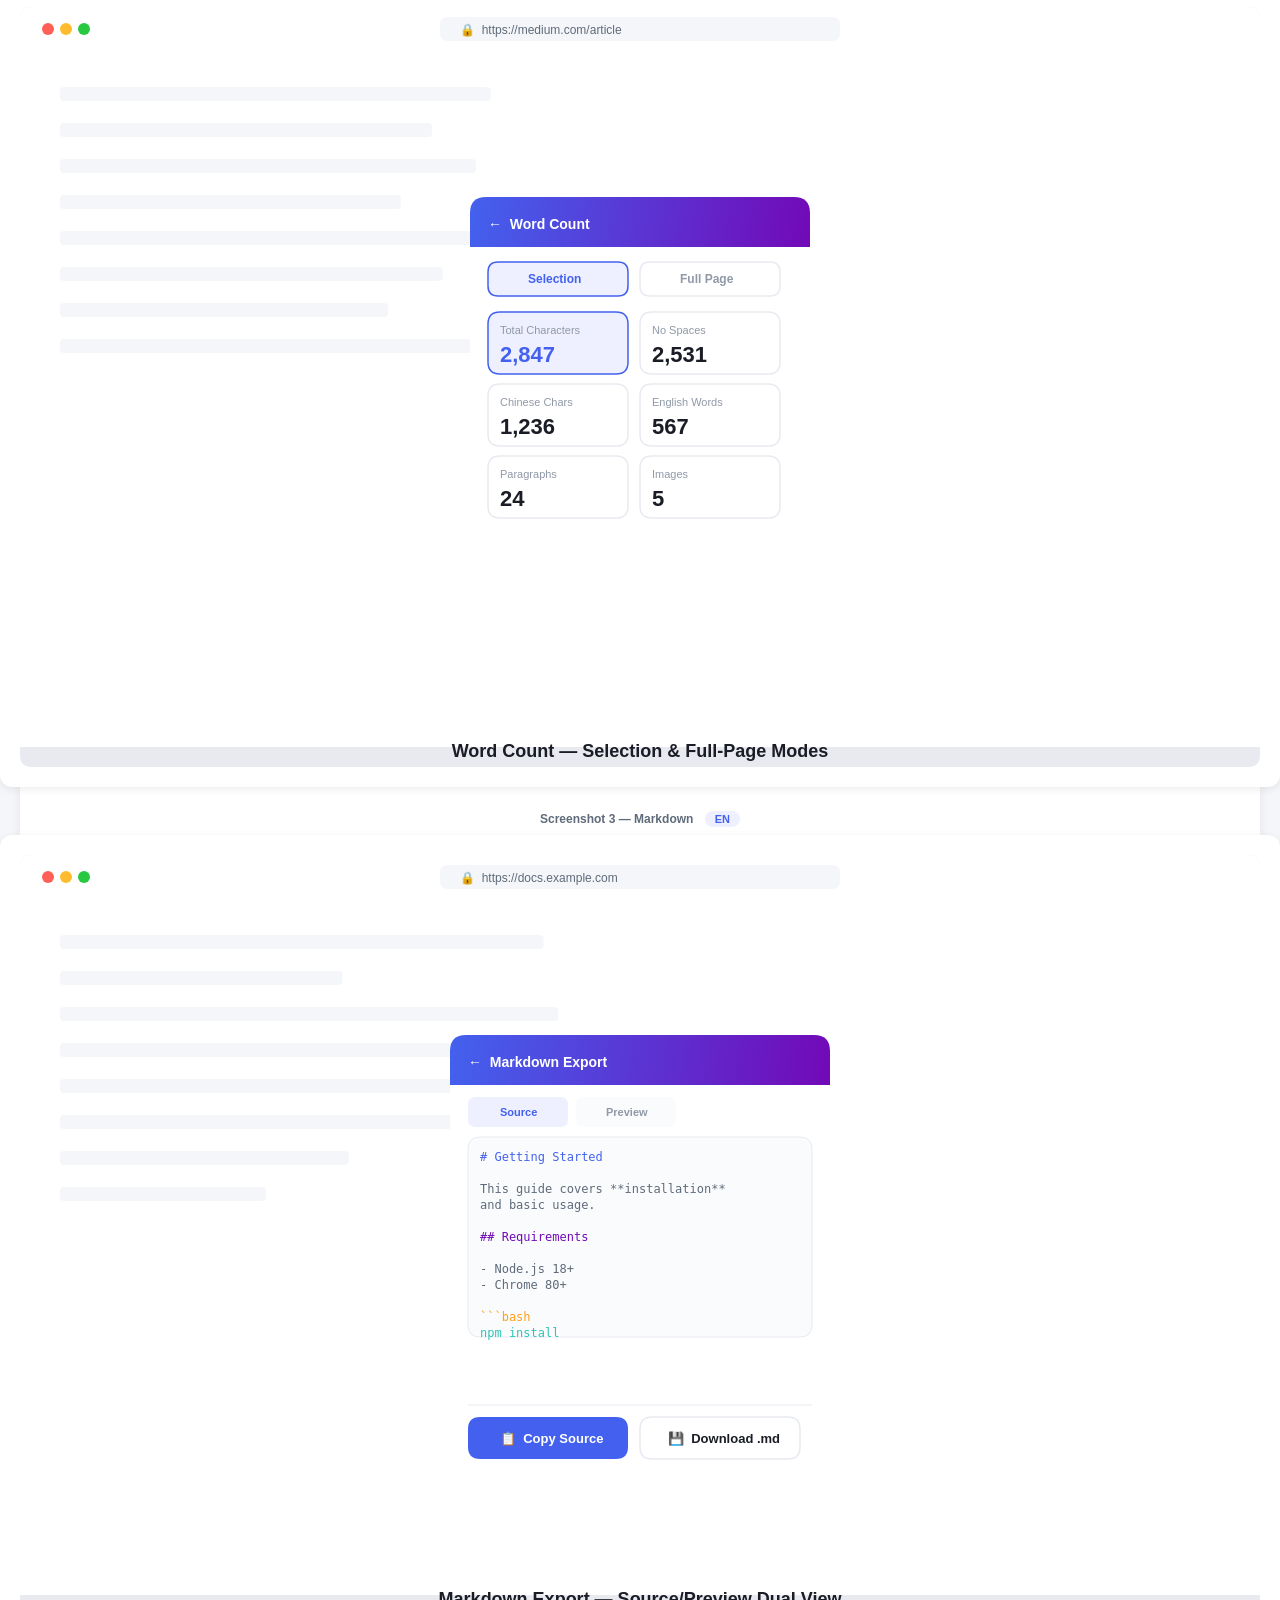
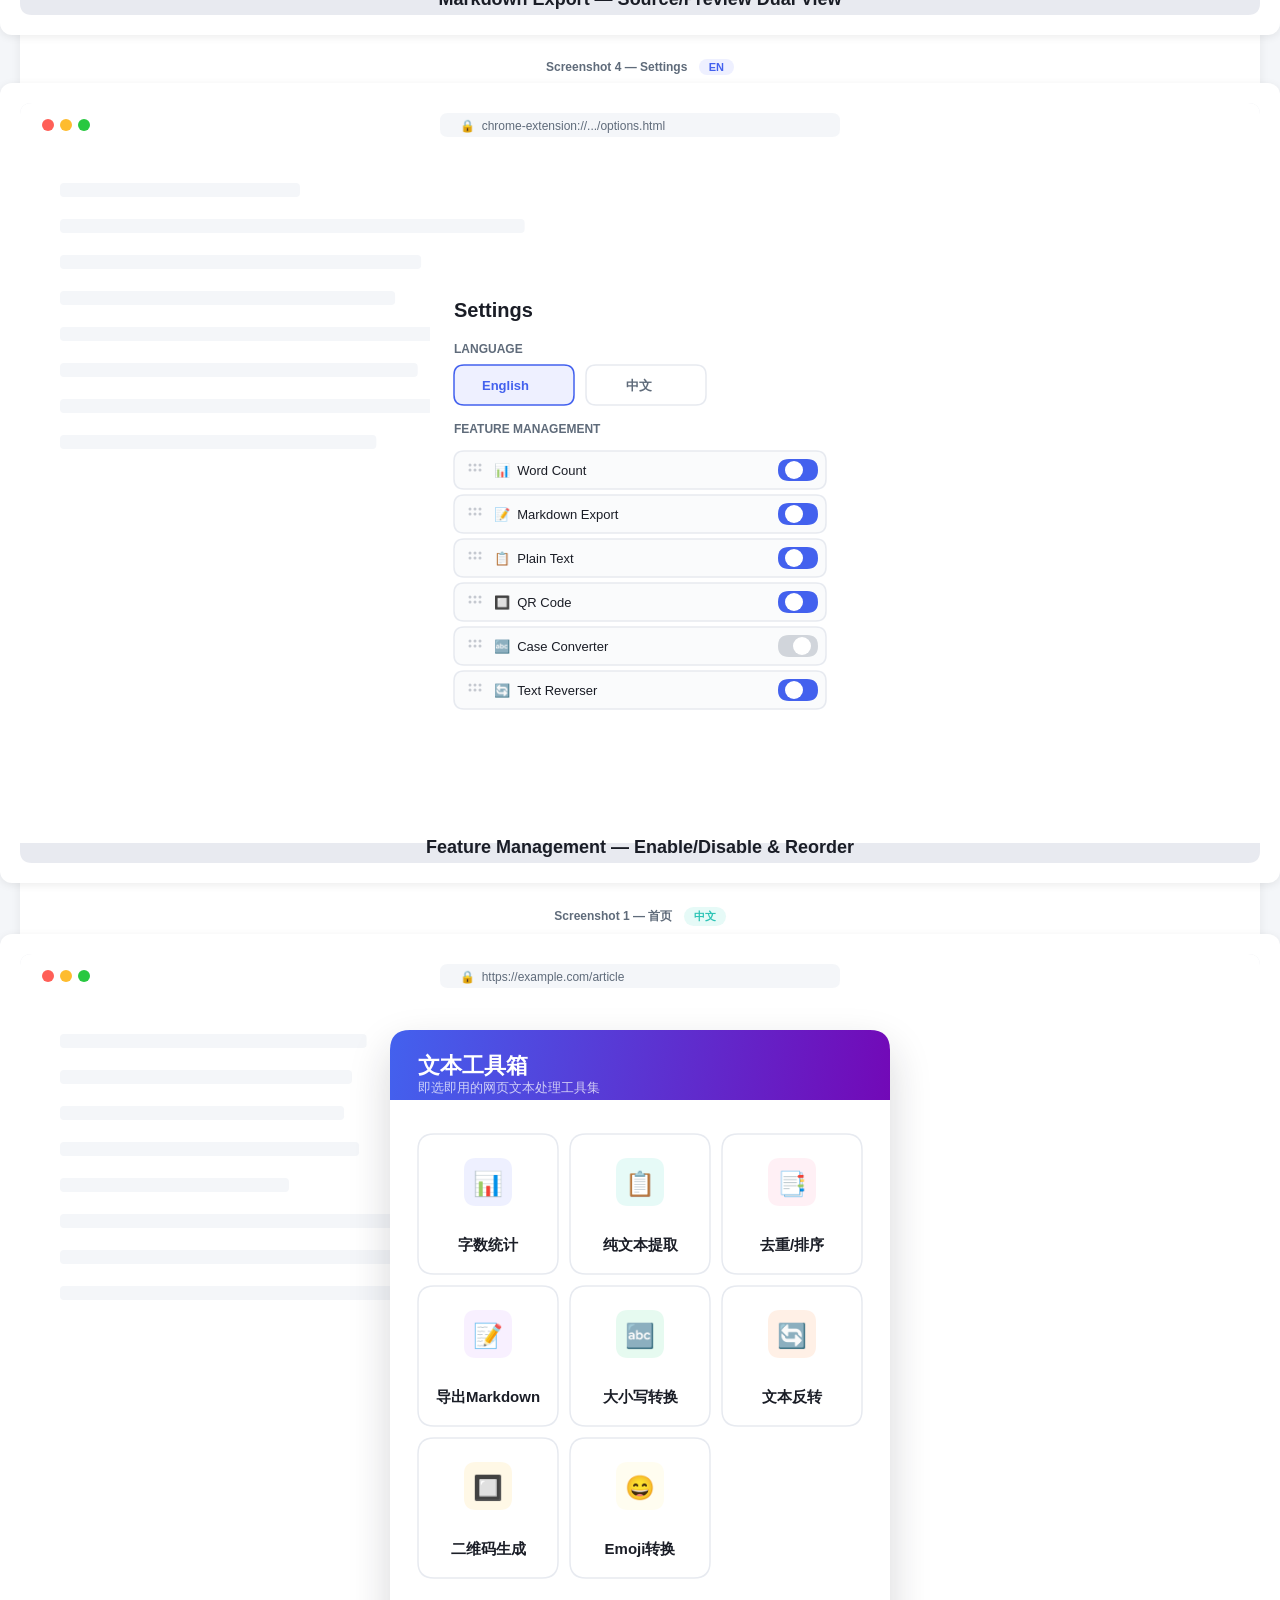
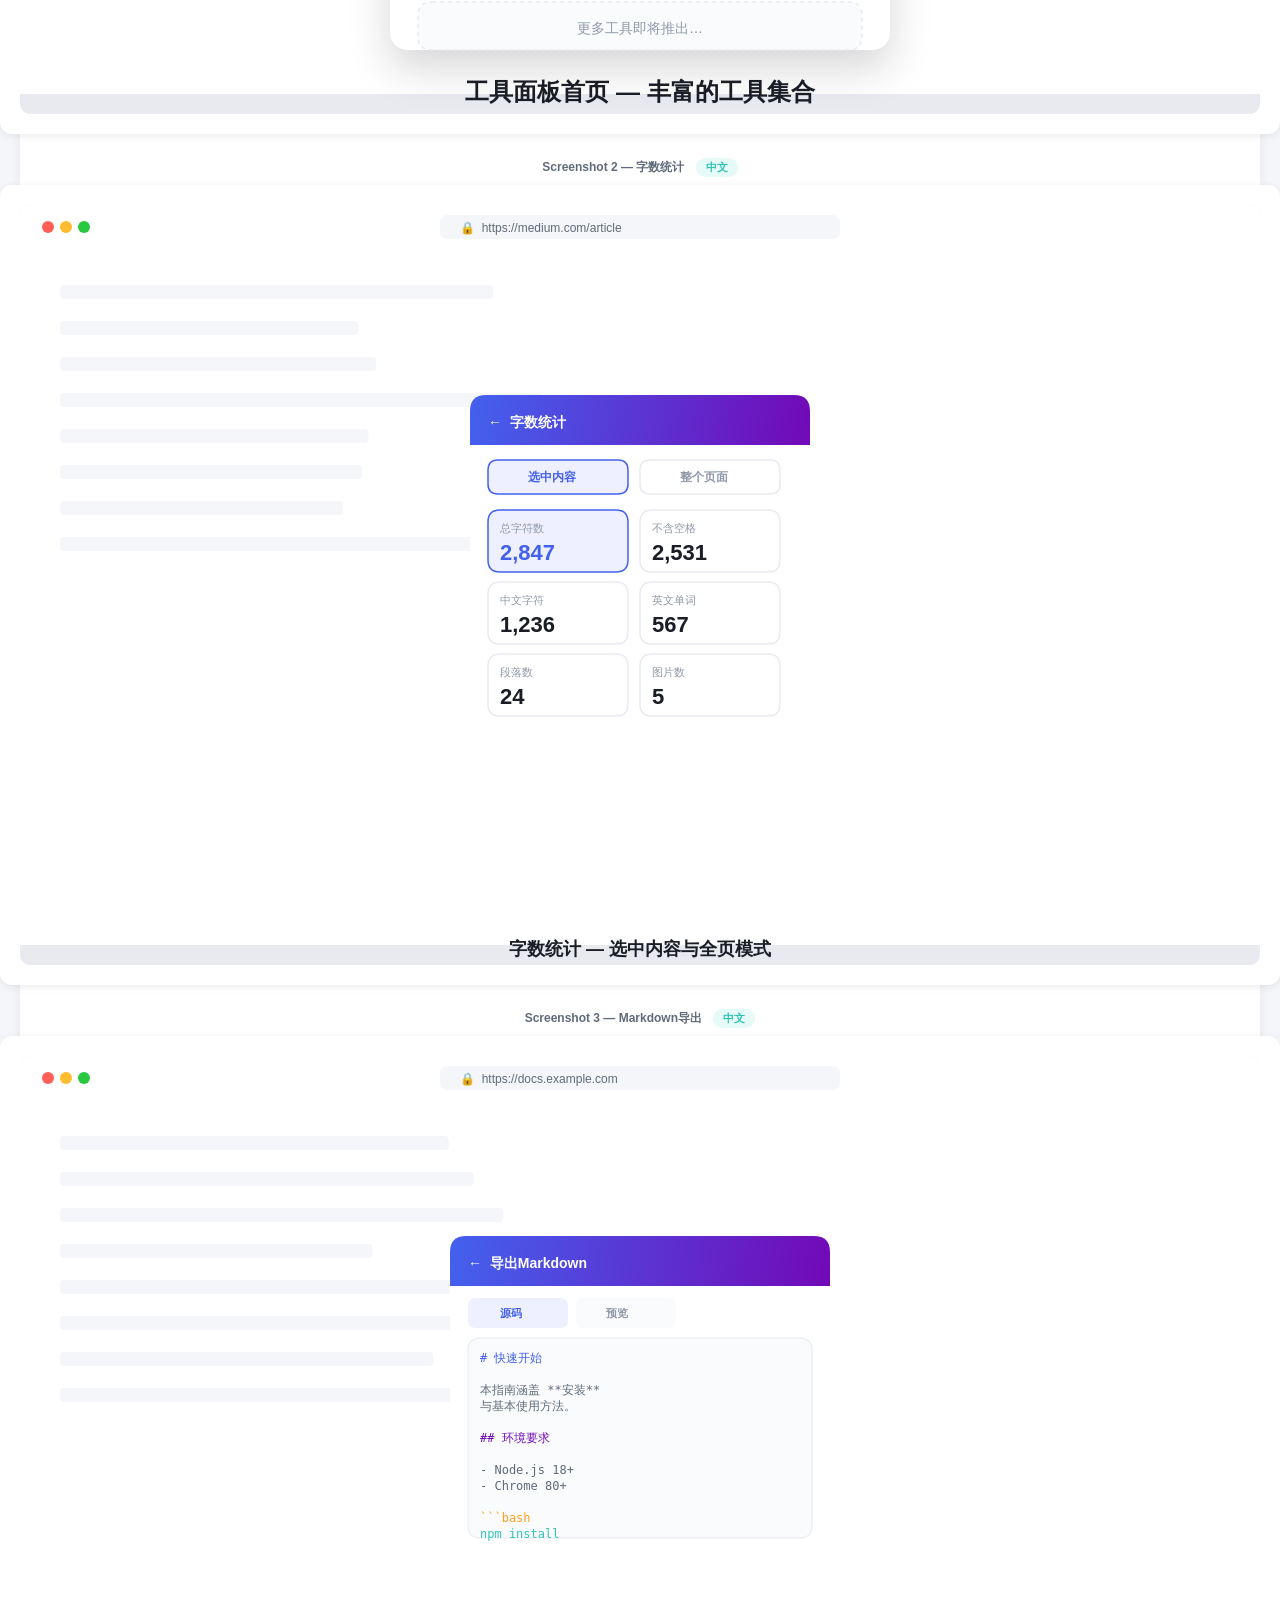
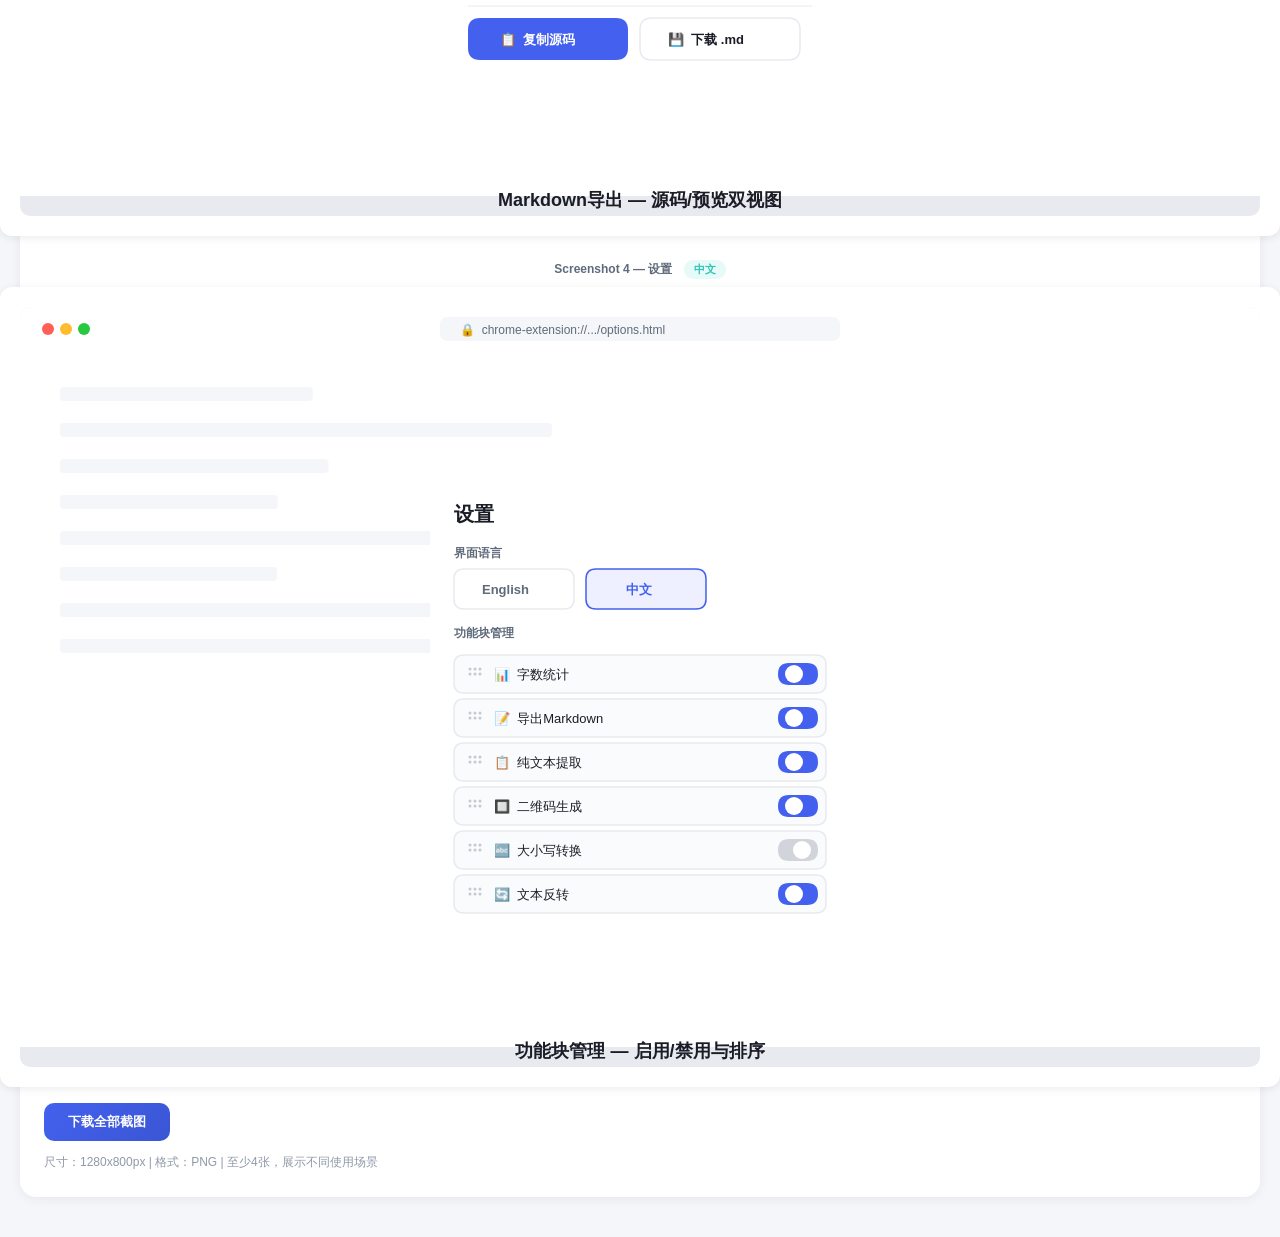
<file: store_assets/generate_assets.html>
<!DOCTYPE html>
<html lang="zh-CN">
<head>
<meta charset="UTF-8">
<meta name="viewport" content="width=device-width, initial-scale=1.0">
<title>TextFlow Store Assets Generator</title>
<style>
  * { margin: 0; padding: 0; box-sizing: border-box; }
  body {
    font-family: -apple-system, BlinkMacSystemFont, "Segoe UI", Roboto, sans-serif;
    background: #f4f6f9;
    padding: 40px 20px;
    display: flex;
    flex-direction: column;
    align-items: center;
    gap: 30px;
  }
  h1 { font-size: 22px; color: #1a1d26; margin-bottom: 10px; }
  .subtitle { color: #5f6b7a; font-size: 13px; margin-bottom: 20px; }

  .asset-section {
    background: #fff;
    border-radius: 16px;
    padding: 24px;
    box-shadow: 0 2px 12px rgba(0,0,0,0.06);
    width: 100%;
    max-width: 1400px;
  }
  .asset-section h2 {
    font-size: 16px;
    color: #1a1d26;
    margin-bottom: 16px;
    display: flex;
    align-items: center;
    gap: 8px;
  }
  .canvas-grid {
    display: flex;
    flex-wrap: wrap;
    gap: 24px;
    justify-content: center;
  }
  .canvas-wrap {
    display: flex;
    flex-direction: column;
    align-items: center;
    gap: 8px;
  }
  .canvas-wrap label {
    font-size: 12px;
    color: #5f6b7a;
    font-weight: 600;
  }
  canvas {
    border-radius: 12px;
    box-shadow: 0 2px 8px rgba(0,0,0,0.08);
    background: #fff;
  }
  .download-btn {
    margin-top: 16px;
    padding: 10px 24px;
    border-radius: 10px;
    border: none;
    background: linear-gradient(135deg, #4361ee, #3a56d4);
    color: #fff;
    font-size: 13px;
    font-weight: 700;
    cursor: pointer;
    transition: all 0.2s ease;
  }
  .download-btn:hover {
    transform: translateY(-1px);
    box-shadow: 0 4px 14px rgba(67,97,238,0.3);
  }
  .note {
    font-size: 12px;
    color: #9099a8;
    margin-top: 12px;
    line-height: 1.6;
  }
  .lang-tag {
    display: inline-block;
    padding: 2px 10px;
    border-radius: 12px;
    font-size: 11px;
    font-weight: 700;
    margin-left: 8px;
  }
  .lang-tag.en { background: #eef0ff; color: #4361ee; }
  .lang-tag.zh { background: #e6faf7; color: #2ec4b6; }
</style>
</head>
<body>

<h1>TextFlow / 文本工具箱 — 商店素材生成器</h1>
<p class="subtitle">点击下方按钮下载各尺寸图标、宣传图与截图素材</p>

<!-- Icons Section -->
<div class="asset-section">
  <h2>🎨 图标素材 (Icons)</h2>
  <div class="canvas-grid" id="iconGrid"></div>
  <button class="download-btn" onclick="downloadAllIcons()">下载全部图标</button>
  <p class="note">尺寸：128x128、48x48、32x32、16x16 | 格式：PNG | 背景：透明</p>
</div>

<!-- Marquee Section -->
<div class="asset-section">
  <h2>🖼️ 主宣传图 (Marquee / Promo Tile)</h2>
  <div class="canvas-grid" id="marqueeGrid"></div>
  <button class="download-btn" onclick="downloadAllMarquees()">下载全部宣传图</button>
  <p class="note">尺寸：1400x560px（大）+ 440x280px（小）| 格式：PNG | 含英文版与中文版</p>
</div>

<!-- Screenshots Section -->
<div class="asset-section">
  <h2>📸 功能截图 (Screenshots)</h2>
  <div class="canvas-grid" id="screenshotGrid"></div>
  <button class="download-btn" onclick="downloadAllScreenshots()">下载全部截图</button>
  <p class="note">尺寸：1280x800px | 格式：PNG | 至少4张，展示不同使用场景</p>
</div>

<script>
// ==================== Brand Colors ====================
const BRAND = {
  primary: '#4361ee',
  primaryDark: '#3a56d4',
  accent: '#7209b7',
  success: '#2ec4b6',
  warning: '#ff9f1c',
  text: '#1a1d26',
  textSec: '#5f6b7a',
  bg: '#f4f6f9',
  surface: '#ffffff'
};

// ==================== Icon Generator ====================
function drawIcon(ctx, size) {
  const center = size / 2;
  const scale = size / 128;

  const grad = ctx.createLinearGradient(0, 0, size, size);
  grad.addColorStop(0, BRAND.primary);
  grad.addColorStop(1, BRAND.accent);

  ctx.beginPath();
  ctx.arc(center, center, size * 0.46, 0, Math.PI * 2);
  ctx.fillStyle = grad;
  ctx.fill();

  ctx.beginPath();
  ctx.arc(center, center, size * 0.42, 0, Math.PI * 2);
  ctx.fillStyle = 'rgba(255,255,255,0.08)';
  ctx.fill();

  ctx.save();
  ctx.translate(center, center);
  ctx.scale(scale, scale);

  ctx.strokeStyle = 'rgba(255,255,255,0.35)';
  ctx.lineWidth = 2.5;
  ctx.lineCap = 'round';

  ctx.beginPath();
  ctx.moveTo(-28, -18);
  ctx.lineTo(28, -18);
  ctx.stroke();

  ctx.beginPath();
  ctx.moveTo(-18, -6);
  ctx.lineTo(22, -6);
  ctx.stroke();

  ctx.beginPath();
  ctx.moveTo(-28, 6);
  ctx.lineTo(28, 6);
  ctx.stroke();

  ctx.fillStyle = '#ffffff';
  ctx.beginPath();
  roundRect(ctx, -4, -28, 8, 56, 3);
  ctx.fill();
  ctx.beginPath();
  roundRect(ctx, -20, -28, 40, 8, 3);
  ctx.fill();

  ctx.beginPath();
  ctx.arc(22, 18, 4, 0, Math.PI * 2);
  ctx.fillStyle = BRAND.success;
  ctx.fill();

  ctx.restore();
}

function roundRect(ctx, x, y, w, h, r) {
  if (typeof r === 'object') {
    const { tl = 0, tr = 0, br = 0, bl = 0 } = r;
    ctx.moveTo(x + tl, y);
    ctx.lineTo(x + w - tr, y);
    ctx.quadraticCurveTo(x + w, y, x + w, y + tr);
    ctx.lineTo(x + w, y + h - br);
    ctx.quadraticCurveTo(x + w, y + h, x + w - br, y + h);
    ctx.lineTo(x + bl, y + h);
    ctx.quadraticCurveTo(x, y + h, x, y + h - bl);
    ctx.lineTo(x, y + tl);
    ctx.quadraticCurveTo(x, y, x + tl, y);
    ctx.closePath();
    return;
  }
  ctx.moveTo(x + r, y);
  ctx.lineTo(x + w - r, y);
  ctx.quadraticCurveTo(x + w, y, x + w, y + r);
  ctx.lineTo(x + w, y + h - r);
  ctx.quadraticCurveTo(x + w, y + h, x + w - r, y + h);
  ctx.lineTo(x + r, y + h);
  ctx.quadraticCurveTo(x, y + h, x, y + h - r);
  ctx.lineTo(x, y + r);
  ctx.quadraticCurveTo(x, y, x + r, y);
  ctx.closePath();
}

function createIconCanvas(size) {
  const canvas = document.createElement('canvas');
  canvas.width = size;
  canvas.height = size;
  const ctx = canvas.getContext('2d');
  drawIcon(ctx, size);
  return canvas;
}

// ==================== Marquee Generator (English) ====================
function drawMarqueeEn(ctx, w, h) {
  const bgGrad = ctx.createLinearGradient(0, 0, w, h);
  bgGrad.addColorStop(0, '#1a1d26');
  bgGrad.addColorStop(0.6, '#25283a');
  bgGrad.addColorStop(1, '#4361ee');
  ctx.fillStyle = bgGrad;
  ctx.fillRect(0, 0, w, h);

  ctx.beginPath();
  ctx.arc(w * 0.85, h * 0.25, 180, 0, Math.PI * 2);
  ctx.fillStyle = 'rgba(67,97,238,0.15)';
  ctx.fill();

  ctx.beginPath();
  ctx.arc(w * 0.15, h * 0.75, 120, 0, Math.PI * 2);
  ctx.fillStyle = 'rgba(114,9,183,0.12)';
  ctx.fill();

  ctx.strokeStyle = 'rgba(255,255,255,0.03)';
  ctx.lineWidth = 1;
  for (let x = 0; x < w; x += 40) {
    ctx.beginPath(); ctx.moveTo(x, 0); ctx.lineTo(x, h); ctx.stroke();
  }
  for (let y = 0; y < h; y += 40) {
    ctx.beginPath(); ctx.moveTo(0, y); ctx.lineTo(w, y); ctx.stroke();
  }

  ctx.save();
  ctx.translate(140, h / 2);
  ctx.scale(1.6, 1.6);
  drawIcon(ctx, 128);
  ctx.restore();

  ctx.fillStyle = '#ffffff';
  ctx.font = 'bold 64px -apple-system, BlinkMacSystemFont, "Segoe UI", Roboto, sans-serif';
  ctx.fillText('TextFlow', 280, h / 2 - 20);

  ctx.fillStyle = 'rgba(255,255,255,0.7)';
  ctx.font = '28px -apple-system, BlinkMacSystemFont, "Segoe UI", Roboto, sans-serif';
  ctx.fillText('Lightweight Web Text Toolkit', 280, h / 2 + 30);

  ctx.fillStyle = 'rgba(255,255,255,0.5)';
  ctx.font = '20px -apple-system, BlinkMacSystemFont, "Segoe UI", Roboto, sans-serif';
  ctx.fillText('Word Count · Markdown Export · Plain Text · QR Code · Case Converter', 280, h / 2 + 70);

  const badges = ['Rich Toolkit', 'Privacy First', 'Bilingual', 'Instant'];
  let bx = 280;
  badges.forEach((badge, i) => {
    const bw = ctx.measureText(badge).width + 32;
    ctx.beginPath();
    roundRect(ctx, bx, h / 2 + 100, bw, 36, 18);
    ctx.fillStyle = i === 0 ? BRAND.primary : 'rgba(255,255,255,0.1)';
    ctx.fill();
    ctx.fillStyle = '#ffffff';
    ctx.font = '14px -apple-system, BlinkMacSystemFont, "Segoe UI", Roboto, sans-serif';
    ctx.fillText(badge, bx + 16, h / 2 + 124);
    bx += bw + 12;
  });
}

// ==================== Marquee Generator (Chinese) ====================
function drawMarqueeZh(ctx, w, h) {
  const bgGrad = ctx.createLinearGradient(0, 0, w, h);
  bgGrad.addColorStop(0, '#1a1d26');
  bgGrad.addColorStop(0.6, '#25283a');
  bgGrad.addColorStop(1, '#4361ee');
  ctx.fillStyle = bgGrad;
  ctx.fillRect(0, 0, w, h);

  ctx.beginPath();
  ctx.arc(w * 0.85, h * 0.25, 180, 0, Math.PI * 2);
  ctx.fillStyle = 'rgba(67,97,238,0.15)';
  ctx.fill();

  ctx.beginPath();
  ctx.arc(w * 0.15, h * 0.75, 120, 0, Math.PI * 2);
  ctx.fillStyle = 'rgba(114,9,183,0.12)';
  ctx.fill();

  ctx.strokeStyle = 'rgba(255,255,255,0.03)';
  ctx.lineWidth = 1;
  for (let x = 0; x < w; x += 40) {
    ctx.beginPath(); ctx.moveTo(x, 0); ctx.lineTo(x, h); ctx.stroke();
  }
  for (let y = 0; y < h; y += 40) {
    ctx.beginPath(); ctx.moveTo(0, y); ctx.lineTo(w, y); ctx.stroke();
  }

  ctx.save();
  ctx.translate(140, h / 2);
  ctx.scale(1.6, 1.6);
  drawIcon(ctx, 128);
  ctx.restore();

  ctx.fillStyle = '#ffffff';
  ctx.font = 'bold 64px -apple-system, BlinkMacSystemFont, "Segoe UI", Roboto, "PingFang SC", "Microsoft YaHei", sans-serif';
  ctx.fillText('TextFlow', 280, h / 2 - 20);

  ctx.fillStyle = 'rgba(255,255,255,0.7)';
  ctx.font = '28px -apple-system, BlinkMacSystemFont, "Segoe UI", Roboto, "PingFang SC", "Microsoft YaHei", sans-serif';
  ctx.fillText('轻量级网页文本工具箱', 280, h / 2 + 30);

  ctx.fillStyle = 'rgba(255,255,255,0.5)';
  ctx.font = '20px -apple-system, BlinkMacSystemFont, "Segoe UI", Roboto, "PingFang SC", "Microsoft YaHei", sans-serif';
  ctx.fillText('字数统计 · Markdown导出 · 纯文本提取 · 二维码 · 大小写转换', 280, h / 2 + 70);

  const badges = ['丰富工具集', '隐私优先', '双语界面', '即选即用'];
  let bx = 280;
  badges.forEach((badge, i) => {
    const bw = ctx.measureText(badge).width + 32;
    ctx.beginPath();
    roundRect(ctx, bx, h / 2 + 100, bw, 36, 18);
    ctx.fillStyle = i === 0 ? BRAND.primary : 'rgba(255,255,255,0.1)';
    ctx.fill();
    ctx.fillStyle = '#ffffff';
    ctx.font = '14px -apple-system, BlinkMacSystemFont, "Segoe UI", Roboto, "PingFang SC", "Microsoft YaHei", sans-serif';
    ctx.fillText(badge, bx + 16, h / 2 + 124);
    bx += bw + 12;
  });
}

// ==================== Small Tile Generator (English) ====================
function drawSmallTileEn(ctx, w, h) {
  const bgGrad = ctx.createLinearGradient(0, 0, w, h);
  bgGrad.addColorStop(0, '#1a1d26');
  bgGrad.addColorStop(0.6, '#25283a');
  bgGrad.addColorStop(1, '#4361ee');
  ctx.fillStyle = bgGrad;
  ctx.fillRect(0, 0, w, h);

  ctx.beginPath();
  ctx.arc(w * 0.85, h * 0.2, 80, 0, Math.PI * 2);
  ctx.fillStyle = 'rgba(67,97,238,0.15)';
  ctx.fill();

  ctx.beginPath();
  ctx.arc(w * 0.1, h * 0.8, 50, 0, Math.PI * 2);
  ctx.fillStyle = 'rgba(114,9,183,0.12)';
  ctx.fill();

  ctx.save();
  ctx.translate(50, h / 2);
  ctx.scale(0.7, 0.7);
  drawIcon(ctx, 128);
  ctx.restore();

  ctx.fillStyle = '#ffffff';
  ctx.font = 'bold 32px -apple-system, BlinkMacSystemFont, "Segoe UI", Roboto, sans-serif';
  ctx.fillText('TextFlow', 110, h / 2 - 10);

  ctx.fillStyle = 'rgba(255,255,255,0.7)';
  ctx.font = '14px -apple-system, BlinkMacSystemFont, "Segoe UI", Roboto, sans-serif';
  ctx.fillText('Lightweight Web Text Toolkit', 110, h / 2 + 18);

  ctx.fillStyle = 'rgba(255,255,255,0.5)';
  ctx.font = '11px -apple-system, BlinkMacSystemFont, "Segoe UI", Roboto, sans-serif';
  ctx.fillText('Word Count · Markdown · Plain Text · QR Code', 110, h / 2 + 40);

  const badges = ['Rich Toolkit', 'Privacy First'];
  let bx = 110;
  badges.forEach((badge, i) => {
    const bw = ctx.measureText(badge).width + 16;
    ctx.beginPath();
    roundRect(ctx, bx, h / 2 + 52, bw, 20, 10);
    ctx.fillStyle = i === 0 ? BRAND.primary : 'rgba(255,255,255,0.1)';
    ctx.fill();
    ctx.fillStyle = '#ffffff';
    ctx.font = '10px -apple-system, BlinkMacSystemFont, "Segoe UI", Roboto, sans-serif';
    ctx.fillText(badge, bx + 8, h / 2 + 66);
    bx += bw + 8;
  });
}

// ==================== Small Tile Generator (Chinese) ====================
function drawSmallTileZh(ctx, w, h) {
  const bgGrad = ctx.createLinearGradient(0, 0, w, h);
  bgGrad.addColorStop(0, '#1a1d26');
  bgGrad.addColorStop(0.6, '#25283a');
  bgGrad.addColorStop(1, '#4361ee');
  ctx.fillStyle = bgGrad;
  ctx.fillRect(0, 0, w, h);

  ctx.beginPath();
  ctx.arc(w * 0.85, h * 0.2, 80, 0, Math.PI * 2);
  ctx.fillStyle = 'rgba(67,97,238,0.15)';
  ctx.fill();

  ctx.beginPath();
  ctx.arc(w * 0.1, h * 0.8, 50, 0, Math.PI * 2);
  ctx.fillStyle = 'rgba(114,9,183,0.12)';
  ctx.fill();

  ctx.save();
  ctx.translate(50, h / 2);
  ctx.scale(0.7, 0.7);
  drawIcon(ctx, 128);
  ctx.restore();

  ctx.fillStyle = '#ffffff';
  ctx.font = 'bold 32px -apple-system, BlinkMacSystemFont, "Segoe UI", Roboto, "PingFang SC", "Microsoft YaHei", sans-serif';
  ctx.fillText('TextFlow', 110, h / 2 - 10);

  ctx.fillStyle = 'rgba(255,255,255,0.7)';
  ctx.font = '14px -apple-system, BlinkMacSystemFont, "Segoe UI", Roboto, "PingFang SC", "Microsoft YaHei", sans-serif';
  ctx.fillText('轻量级网页文本工具箱', 110, h / 2 + 18);

  ctx.fillStyle = 'rgba(255,255,255,0.5)';
  ctx.font = '11px -apple-system, BlinkMacSystemFont, "Segoe UI", Roboto, "PingFang SC", "Microsoft YaHei", sans-serif';
  ctx.fillText('字数统计 · Markdown导出 · 纯文本 · 二维码', 110, h / 2 + 40);

  const badges = ['丰富工具集', '隐私优先'];
  let bx = 110;
  badges.forEach((badge, i) => {
    const bw = ctx.measureText(badge).width + 16;
    ctx.beginPath();
    roundRect(ctx, bx, h / 2 + 52, bw, 20, 10);
    ctx.fillStyle = i === 0 ? BRAND.primary : 'rgba(255,255,255,0.1)';
    ctx.fill();
    ctx.fillStyle = '#ffffff';
    ctx.font = '10px -apple-system, BlinkMacSystemFont, "Segoe UI", Roboto, "PingFang SC", "Microsoft YaHei", sans-serif';
    ctx.fillText(badge, bx + 8, h / 2 + 66);
    bx += bw + 8;
  });
}

// ==================== Screenshot Generators ====================
function drawScreenshotHome(ctx, w, h) {
  drawBrowserChrome(ctx, w, h, 'https://example.com/article');

  const pw = 340, ph = 480;
  const px = (w - pw) / 2, py = (h - ph) / 2 + 20;

  ctx.fillStyle = '#ffffff';
  ctx.beginPath();
  roundRect(ctx, px, py, pw, ph, 16);
  ctx.fill();
  ctx.shadowColor = 'rgba(0,0,0,0.15)';
  ctx.shadowBlur = 30;
  ctx.shadowOffsetY = 10;
  ctx.fill();
  ctx.shadowColor = 'transparent';

  const hGrad = ctx.createLinearGradient(px, py, px + pw, py + 50);
  hGrad.addColorStop(0, BRAND.primary);
  hGrad.addColorStop(1, BRAND.accent);
  ctx.fillStyle = hGrad;
  ctx.beginPath();
  roundRect(ctx, px, py, pw, 50, {tl: 16, tr: 16, bl: 0, br: 0});
  ctx.fill();

  ctx.fillStyle = '#ffffff';
  ctx.font = 'bold 14px sans-serif';
  ctx.fillText('TextFlow', px + 18, py + 32);

  const tools = [
    { icon: '📊', name: 'Word Count', color: '#eef0ff', text: '#4361ee' },
    { icon: '📋', name: 'Plain Text', color: '#e6faf7', text: '#2ec4b6' },
    { icon: '📑', name: 'Dedup/Sort', color: '#fff0f5', text: '#f72585' },
    { icon: '📝', name: 'Markdown', color: '#f8f0ff', text: '#7209b7' },
    { icon: '🔤', name: 'Case', color: '#e6faf0', text: '#2ecc71' },
    { icon: '🔄', name: 'Reverse', color: '#fff0e6', text: '#ff6b35' },
    { icon: '🔲', name: 'QR Code', color: '#fff8e6', text: '#ff9f1c' },
    { icon: '😄', name: 'Emoji', color: '#fffdf0', text: '#f0b400' }
  ];

  const cols = 3, gap = 10, cardW = (pw - 36 - gap * 2) / cols;
  tools.forEach((tool, i) => {
    const col = i % cols, row = Math.floor(i / cols);
    const cx = px + 18 + col * (cardW + gap);
    const cy = py + 65 + row * (cardW + gap);

    ctx.fillStyle = '#ffffff';
    ctx.strokeStyle = '#e7eaf0';
    ctx.lineWidth = 1.5;
    ctx.beginPath();
    roundRect(ctx, cx, cy, cardW, cardW, 12);
    ctx.fill();
    ctx.stroke();

    ctx.fillStyle = tool.color;
    ctx.beginPath();
    roundRect(ctx, cx + cardW/2 - 16, cy + 14, 32, 32, 8);
    ctx.fill();

    ctx.fillStyle = tool.text;
    ctx.font = '16px sans-serif';
    ctx.textAlign = 'center';
    ctx.fillText(tool.icon, cx + cardW/2, cy + 36);
    ctx.textAlign = 'left';

    ctx.fillStyle = '#1a1d26';
    ctx.font = 'bold 10px sans-serif';
    ctx.textAlign = 'center';
    ctx.fillText(tool.name, cx + cardW/2, cy + cardW - 14);
    ctx.textAlign = 'left';
  });

  const ccy = py + 65 + 3 * (cardW + gap) + 10;
  ctx.fillStyle = '#fafbfc';
  ctx.strokeStyle = '#e7eaf0';
  ctx.setLineDash([4, 4]);
  ctx.beginPath();
  roundRect(ctx, px + 18, ccy, pw - 36, 40, 10);
  ctx.fill();
  ctx.stroke();
  ctx.setLineDash([]);

  ctx.fillStyle = '#9099a8';
  ctx.font = '12px sans-serif';
  ctx.textAlign = 'center';
  ctx.fillText('More tools coming soon...', px + pw/2, ccy + 25);
  ctx.textAlign = 'left';

  ctx.fillStyle = '#1a1d26';
  ctx.font = 'bold 18px sans-serif';
  ctx.textAlign = 'center';
  ctx.fillText('Tool Panel Home — Rich Toolkit Collection', w / 2, h - 30);
  ctx.textAlign = 'left';
}

function drawScreenshotWordCount(ctx, w, h) {
  drawBrowserChrome(ctx, w, h, 'https://medium.com/article');

  const pw = 340, ph = 420;
  const px = (w - pw) / 2, py = (h - ph) / 2 + 20;

  ctx.fillStyle = '#ffffff';
  ctx.beginPath();
  roundRect(ctx, px, py, pw, ph, 16);
  ctx.fill();

  const hGrad = ctx.createLinearGradient(px, py, px + pw, py + 50);
  hGrad.addColorStop(0, BRAND.primary);
  hGrad.addColorStop(1, BRAND.accent);
  ctx.fillStyle = hGrad;
  ctx.beginPath();
  roundRect(ctx, px, py, pw, 50, {tl: 16, tr: 16, bl: 0, br: 0});
  ctx.fill();
  ctx.fillStyle = '#ffffff';
  ctx.font = 'bold 14px sans-serif';
  ctx.fillText('←  Word Count', px + 18, py + 32);

  ctx.fillStyle = '#eef0ff';
  ctx.strokeStyle = BRAND.primary;
  ctx.lineWidth = 1.5;
  ctx.beginPath();
  roundRect(ctx, px + 18, py + 65, 140, 34, 10);
  ctx.fill();
  ctx.stroke();
  ctx.fillStyle = BRAND.primary;
  ctx.font = 'bold 12px sans-serif';
  ctx.fillText('Selection', px + 58, py + 86);

  ctx.fillStyle = '#ffffff';
  ctx.strokeStyle = '#e7eaf0';
  ctx.beginPath();
  roundRect(ctx, px + 170, py + 65, 140, 34, 10);
  ctx.fill();
  ctx.stroke();
  ctx.fillStyle = '#9099a8';
  ctx.fillText('Full Page', px + 210, py + 86);

  const stats = [
    { label: 'Total Characters', value: '2,847', highlight: true },
    { label: 'No Spaces', value: '2,531' },
    { label: 'Chinese Chars', value: '1,236' },
    { label: 'English Words', value: '567' },
    { label: 'Paragraphs', value: '24' },
    { label: 'Images', value: '5' }
  ];

  stats.forEach((stat, i) => {
    const col = i % 2, row = Math.floor(i / 2);
    const sx = px + 18 + col * 152;
    const sy = py + 115 + row * 72;

    ctx.fillStyle = stat.highlight ? '#eef0ff' : '#ffffff';
    ctx.strokeStyle = stat.highlight ? BRAND.primary : '#e7eaf0';
    ctx.lineWidth = 1.5;
    ctx.beginPath();
    roundRect(ctx, sx, sy, 140, 62, 12);
    ctx.fill();
    ctx.stroke();

    ctx.fillStyle = '#9099a8';
    ctx.font = '11px sans-serif';
    ctx.fillText(stat.label, sx + 12, sy + 22);

    ctx.fillStyle = stat.highlight ? BRAND.primary : '#1a1d26';
    ctx.font = 'bold 22px sans-serif';
    ctx.fillText(stat.value, sx + 12, sy + 50);
  });

  ctx.fillStyle = '#1a1d26';
  ctx.font = 'bold 18px sans-serif';
  ctx.textAlign = 'center';
  ctx.fillText('Word Count — Selection & Full-Page Modes', w / 2, h - 30);
  ctx.textAlign = 'left';
}

function drawScreenshotMarkdown(ctx, w, h) {
  drawBrowserChrome(ctx, w, h, 'https://docs.example.com');

  const pw = 380, ph = 440;
  const px = (w - pw) / 2, py = (h - ph) / 2 + 20;

  ctx.fillStyle = '#ffffff';
  ctx.beginPath();
  roundRect(ctx, px, py, pw, ph, 16);
  ctx.fill();

  const hGrad = ctx.createLinearGradient(px, py, px + pw, py + 50);
  hGrad.addColorStop(0, BRAND.primary);
  hGrad.addColorStop(1, BRAND.accent);
  ctx.fillStyle = hGrad;
  ctx.beginPath();
  roundRect(ctx, px, py, pw, 50, {tl: 16, tr: 16, bl: 0, br: 0});
  ctx.fill();
  ctx.fillStyle = '#ffffff';
  ctx.font = 'bold 14px sans-serif';
  ctx.fillText('←  Markdown Export', px + 18, py + 32);

  ctx.fillStyle = '#eef0ff';
  ctx.beginPath();
  roundRect(ctx, px + 18, py + 62, 100, 30, 8);
  ctx.fill();
  ctx.fillStyle = BRAND.primary;
  ctx.font = 'bold 11px sans-serif';
  ctx.fillText('Source', px + 50, py + 81);

  ctx.fillStyle = '#fafbfc';
  ctx.beginPath();
  roundRect(ctx, px + 126, py + 62, 100, 30, 8);
  ctx.fill();
  ctx.fillStyle = '#9099a8';
  ctx.fillText('Preview', px + 156, py + 81);

  ctx.fillStyle = '#fafbfc';
  ctx.strokeStyle = '#e7eaf0';
  ctx.lineWidth = 1;
  ctx.beginPath();
  roundRect(ctx, px + 18, py + 102, pw - 36, 200, 12);
  ctx.fill();
  ctx.stroke();

  const lines = [
    { text: '# Getting Started', color: BRAND.primary },
    { text: '', color: '#5f6b7a' },
    { text: 'This guide covers **installation**', color: '#5f6b7a' },
    { text: 'and basic usage.', color: '#5f6b7a' },
    { text: '', color: '#5f6b7a' },
    { text: '## Requirements', color: BRAND.accent },
    { text: '', color: '#5f6b7a' },
    { text: '- Node.js 18+', color: '#5f6b7a' },
    { text: '- Chrome 80+', color: '#5f6b7a' },
    { text: '', color: '#5f6b7a' },
    { text: '```bash', color: '#ff9f1c' },
    { text: 'npm install', color: '#2ec4b6' }
  ];

  ctx.font = '12px "SF Mono", "Fira Code", monospace';
  lines.forEach((line, i) => {
    ctx.fillStyle = line.color;
    ctx.fillText(line.text, px + 30, py + 126 + i * 16);
  });

  ctx.fillStyle = 'rgba(255,255,255,0.95)';
  ctx.fillRect(px + 1, py + ph - 70, pw - 2, 69);
  ctx.strokeStyle = '#e7eaf0';
  ctx.beginPath();
  ctx.moveTo(px + 18, py + ph - 70);
  ctx.lineTo(px + pw - 18, py + ph - 70);
  ctx.stroke();

  ctx.fillStyle = BRAND.primary;
  ctx.beginPath();
  roundRect(ctx, px + 18, py + ph - 58, 160, 42, 12);
  ctx.fill();
  ctx.fillStyle = '#ffffff';
  ctx.font = 'bold 13px sans-serif';
  ctx.fillText('📋  Copy Source', px + 50, py + ph - 32);

  ctx.fillStyle = '#ffffff';
  ctx.strokeStyle = '#e7eaf0';
  ctx.lineWidth = 1.5;
  ctx.beginPath();
  roundRect(ctx, px + 190, py + ph - 58, 160, 42, 12);
  ctx.fill();
  ctx.stroke();
  ctx.fillStyle = '#1a1d26';
  ctx.font = 'bold 13px sans-serif';
  ctx.fillText('💾  Download .md', px + 218, py + ph - 32);

  ctx.fillStyle = '#1a1d26';
  ctx.font = 'bold 18px sans-serif';
  ctx.textAlign = 'center';
  ctx.fillText('Markdown Export — Source/Preview Dual View', w / 2, h - 30);
  ctx.textAlign = 'left';
}

function drawScreenshotSettings(ctx, w, h) {
  drawBrowserChrome(ctx, w, h, 'chrome-extension://.../options.html');

  const pw = 420, ph = 460;
  const px = (w - pw) / 2, py = (h - ph) / 2 + 20;

  ctx.fillStyle = '#ffffff';
  ctx.beginPath();
  roundRect(ctx, px, py, pw, ph, 16);
  ctx.fill();

  ctx.fillStyle = '#1a1d26';
  ctx.font = 'bold 20px sans-serif';
  ctx.fillText('Settings', px + 24, py + 44);

  ctx.fillStyle = '#5f6b7a';
  ctx.font = 'bold 12px sans-serif';
  ctx.fillText('LANGUAGE', px + 24, py + 80);

  ctx.fillStyle = '#eef0ff';
  ctx.strokeStyle = BRAND.primary;
  ctx.lineWidth = 1.5;
  ctx.beginPath();
  roundRect(ctx, px + 24, py + 92, 120, 40, 10);
  ctx.fill();
  ctx.stroke();
  ctx.fillStyle = BRAND.primary;
  ctx.font = 'bold 13px sans-serif';
  ctx.fillText('English', px + 52, py + 117);

  ctx.fillStyle = '#ffffff';
  ctx.strokeStyle = '#e7eaf0';
  ctx.beginPath();
  roundRect(ctx, px + 156, py + 92, 120, 40, 10);
  ctx.fill();
  ctx.stroke();
  ctx.fillStyle = '#5f6b7a';
  ctx.fillText('中文', px + 196, py + 117);

  ctx.fillStyle = '#5f6b7a';
  ctx.font = 'bold 12px sans-serif';
  ctx.fillText('FEATURE MANAGEMENT', px + 24, py + 160);

  const features = [
    { name: '📊  Word Count', on: true },
    { name: '📝  Markdown Export', on: true },
    { name: '📋  Plain Text', on: true },
    { name: '🔲  QR Code', on: true },
    { name: '🔤  Case Converter', on: false },
    { name: '🔄  Text Reverser', on: true }
  ];

  features.forEach((feat, i) => {
    const fy = py + 178 + i * 44;

    ctx.fillStyle = '#fafbfc';
    ctx.strokeStyle = '#e7eaf0';
    ctx.beginPath();
    roundRect(ctx, px + 24, fy, pw - 48, 38, 10);
    ctx.fill();
    ctx.stroke();

    ctx.fillStyle = '#c5c9d0';
    for (let r = 0; r < 2; r++) {
      for (let c = 0; c < 3; c++) {
        ctx.beginPath();
        ctx.arc(px + 40 + c * 5, fy + 14 + r * 5, 1.5, 0, Math.PI * 2);
        ctx.fill();
      }
    }

    ctx.fillStyle = '#1a1d26';
    ctx.font = '13px sans-serif';
    ctx.fillText(feat.name, px + 64, fy + 24);

    ctx.fillStyle = feat.on ? BRAND.primary : '#d1d5db';
    ctx.beginPath();
    roundRect(ctx, px + pw - 72, fy + 8, 40, 22, 11);
    ctx.fill();
    ctx.fillStyle = '#ffffff';
    ctx.beginPath();
    ctx.arc(px + (feat.on ? pw - 56 : pw - 48), fy + 19, 9, 0, Math.PI * 2);
    ctx.fill();
  });

  ctx.fillStyle = '#1a1d26';
  ctx.font = 'bold 18px sans-serif';
  ctx.textAlign = 'center';
  ctx.fillText('Feature Management — Enable/Disable & Reorder', w / 2, h - 30);
  ctx.textAlign = 'left';
}

// ==================== Screenshot Generators (Chinese) ====================
function drawScreenshotHomeZh(ctx, w, h) {
  drawBrowserChrome(ctx, w, h, 'https://example.com/article');

  const pw = 500, ph = 620;
  const px = (w - pw) / 2, py = 96;

  ctx.fillStyle = '#ffffff';
  ctx.beginPath();
  roundRect(ctx, px, py, pw, ph, 20);
  ctx.fill();
  ctx.shadowColor = 'rgba(26,29,38,0.18)';
  ctx.shadowBlur = 42;
  ctx.shadowOffsetY = 18;
  ctx.fill();
  ctx.shadowColor = 'transparent';

  const hGrad = ctx.createLinearGradient(px, py, px + pw, py + 70);
  hGrad.addColorStop(0, BRAND.primary);
  hGrad.addColorStop(1, BRAND.accent);
  ctx.fillStyle = hGrad;
  ctx.beginPath();
  roundRect(ctx, px, py, pw, 70, {tl: 20, tr: 20, bl: 0, br: 0});
  ctx.fill();

  ctx.fillStyle = '#ffffff';
  ctx.font = 'bold 22px -apple-system, BlinkMacSystemFont, "Segoe UI", Roboto, "PingFang SC", "Microsoft YaHei", sans-serif';
  ctx.fillText('文本工具箱', px + 28, py + 43);
  ctx.fillStyle = 'rgba(255,255,255,0.72)';
  ctx.font = '13px -apple-system, BlinkMacSystemFont, "Segoe UI", Roboto, "PingFang SC", "Microsoft YaHei", sans-serif';
  ctx.fillText('即选即用的网页文本处理工具集', px + 28, py + 62);

  const tools = [
    { icon: '📊', name: '字数统计', color: '#eef0ff', text: '#4361ee' },
    { icon: '📋', name: '纯文本提取', color: '#e6faf7', text: '#2ec4b6' },
    { icon: '📑', name: '去重/排序', color: '#fff0f5', text: '#f72585' },
    { icon: '📝', name: '导出Markdown', color: '#f8f0ff', text: '#7209b7' },
    { icon: '🔤', name: '大小写转换', color: '#e6faf0', text: '#2ecc71' },
    { icon: '🔄', name: '文本反转', color: '#fff0e6', text: '#ff6b35' },
    { icon: '🔲', name: '二维码生成', color: '#fff8e6', text: '#ff9f1c' },
    { icon: '😄', name: 'Emoji转换', color: '#fffdf0', text: '#f0b400' }
  ];

  const cols = 3, gap = 12, cardW = (pw - 56 - gap * 2) / cols;
  tools.forEach((tool, i) => {
    const col = i % cols, row = Math.floor(i / cols);
    const cx = px + 28 + col * (cardW + gap);
    const cy = py + 104 + row * (cardW + gap);

    ctx.fillStyle = '#ffffff';
    ctx.strokeStyle = '#e7eaf0';
    ctx.lineWidth = 1.5;
    ctx.beginPath();
    roundRect(ctx, cx, cy, cardW, cardW, 16);
    ctx.fill();
    ctx.stroke();

    ctx.fillStyle = tool.color;
    ctx.beginPath();
    roundRect(ctx, cx + cardW/2 - 24, cy + 24, 48, 48, 12);
    ctx.fill();

    ctx.fillStyle = tool.text;
    ctx.font = '24px sans-serif';
    ctx.textAlign = 'center';
    ctx.fillText(tool.icon, cx + cardW/2, cy + 58);
    ctx.textAlign = 'left';

    ctx.fillStyle = '#1a1d26';
    ctx.font = 'bold 15px -apple-system, BlinkMacSystemFont, "Segoe UI", Roboto, "PingFang SC", "Microsoft YaHei", sans-serif';
    ctx.textAlign = 'center';
    ctx.fillText(tool.name, cx + cardW/2, cy + cardW - 24);
    ctx.textAlign = 'left';
  });

  const ccy = py + 104 + 3 * (cardW + gap) + 12;
  ctx.fillStyle = '#fafbfc';
  ctx.strokeStyle = '#e7eaf0';
  ctx.setLineDash([4, 4]);
  ctx.beginPath();
  roundRect(ctx, px + 28, ccy, pw - 56, 48, 14);
  ctx.fill();
  ctx.stroke();
  ctx.setLineDash([]);

  ctx.fillStyle = '#9099a8';
  ctx.font = '14px -apple-system, BlinkMacSystemFont, "Segoe UI", Roboto, "PingFang SC", "Microsoft YaHei", sans-serif';
  ctx.textAlign = 'center';
  ctx.fillText('更多工具即将推出…', px + pw/2, ccy + 31);
  ctx.textAlign = 'left';

  ctx.fillStyle = '#1a1d26';
  ctx.font = 'bold 24px -apple-system, BlinkMacSystemFont, "Segoe UI", Roboto, "PingFang SC", "Microsoft YaHei", sans-serif';
  ctx.textAlign = 'center';
  ctx.fillText('工具面板首页 — 丰富的工具集合', w / 2, h - 34);
  ctx.textAlign = 'left';
}

function drawScreenshotWordCountZh(ctx, w, h) {
  drawBrowserChrome(ctx, w, h, 'https://medium.com/article');

  const pw = 340, ph = 420;
  const px = (w - pw) / 2, py = (h - ph) / 2 + 20;

  ctx.fillStyle = '#ffffff';
  ctx.beginPath();
  roundRect(ctx, px, py, pw, ph, 16);
  ctx.fill();

  const hGrad = ctx.createLinearGradient(px, py, px + pw, py + 50);
  hGrad.addColorStop(0, BRAND.primary);
  hGrad.addColorStop(1, BRAND.accent);
  ctx.fillStyle = hGrad;
  ctx.beginPath();
  roundRect(ctx, px, py, pw, 50, {tl: 16, tr: 16, bl: 0, br: 0});
  ctx.fill();
  ctx.fillStyle = '#ffffff';
  ctx.font = 'bold 14px sans-serif';
  ctx.fillText('←  字数统计', px + 18, py + 32);

  ctx.fillStyle = '#eef0ff';
  ctx.strokeStyle = BRAND.primary;
  ctx.lineWidth = 1.5;
  ctx.beginPath();
  roundRect(ctx, px + 18, py + 65, 140, 34, 10);
  ctx.fill();
  ctx.stroke();
  ctx.fillStyle = BRAND.primary;
  ctx.font = 'bold 12px sans-serif';
  ctx.fillText('选中内容', px + 58, py + 86);

  ctx.fillStyle = '#ffffff';
  ctx.strokeStyle = '#e7eaf0';
  ctx.beginPath();
  roundRect(ctx, px + 170, py + 65, 140, 34, 10);
  ctx.fill();
  ctx.stroke();
  ctx.fillStyle = '#9099a8';
  ctx.fillText('整个页面', px + 210, py + 86);

  const stats = [
    { label: '总字符数', value: '2,847', highlight: true },
    { label: '不含空格', value: '2,531' },
    { label: '中文字符', value: '1,236' },
    { label: '英文单词', value: '567' },
    { label: '段落数', value: '24' },
    { label: '图片数', value: '5' }
  ];

  stats.forEach((stat, i) => {
    const col = i % 2, row = Math.floor(i / 2);
    const sx = px + 18 + col * 152;
    const sy = py + 115 + row * 72;

    ctx.fillStyle = stat.highlight ? '#eef0ff' : '#ffffff';
    ctx.strokeStyle = stat.highlight ? BRAND.primary : '#e7eaf0';
    ctx.lineWidth = 1.5;
    ctx.beginPath();
    roundRect(ctx, sx, sy, 140, 62, 12);
    ctx.fill();
    ctx.stroke();

    ctx.fillStyle = '#9099a8';
    ctx.font = '11px sans-serif';
    ctx.fillText(stat.label, sx + 12, sy + 22);

    ctx.fillStyle = stat.highlight ? BRAND.primary : '#1a1d26';
    ctx.font = 'bold 22px sans-serif';
    ctx.fillText(stat.value, sx + 12, sy + 50);
  });

  ctx.fillStyle = '#1a1d26';
  ctx.font = 'bold 18px sans-serif';
  ctx.textAlign = 'center';
  ctx.fillText('字数统计 — 选中内容与全页模式', w / 2, h - 30);
  ctx.textAlign = 'left';
}

function drawScreenshotMarkdownZh(ctx, w, h) {
  drawBrowserChrome(ctx, w, h, 'https://docs.example.com');

  const pw = 380, ph = 440;
  const px = (w - pw) / 2, py = (h - ph) / 2 + 20;

  ctx.fillStyle = '#ffffff';
  ctx.beginPath();
  roundRect(ctx, px, py, pw, ph, 16);
  ctx.fill();

  const hGrad = ctx.createLinearGradient(px, py, px + pw, py + 50);
  hGrad.addColorStop(0, BRAND.primary);
  hGrad.addColorStop(1, BRAND.accent);
  ctx.fillStyle = hGrad;
  ctx.beginPath();
  roundRect(ctx, px, py, pw, 50, {tl: 16, tr: 16, bl: 0, br: 0});
  ctx.fill();
  ctx.fillStyle = '#ffffff';
  ctx.font = 'bold 14px sans-serif';
  ctx.fillText('←  导出Markdown', px + 18, py + 32);

  ctx.fillStyle = '#eef0ff';
  ctx.beginPath();
  roundRect(ctx, px + 18, py + 62, 100, 30, 8);
  ctx.fill();
  ctx.fillStyle = BRAND.primary;
  ctx.font = 'bold 11px sans-serif';
  ctx.fillText('源码', px + 50, py + 81);

  ctx.fillStyle = '#fafbfc';
  ctx.beginPath();
  roundRect(ctx, px + 126, py + 62, 100, 30, 8);
  ctx.fill();
  ctx.fillStyle = '#9099a8';
  ctx.fillText('预览', px + 156, py + 81);

  ctx.fillStyle = '#fafbfc';
  ctx.strokeStyle = '#e7eaf0';
  ctx.lineWidth = 1;
  ctx.beginPath();
  roundRect(ctx, px + 18, py + 102, pw - 36, 200, 12);
  ctx.fill();
  ctx.stroke();

  const lines = [
    { text: '# 快速开始', color: BRAND.primary },
    { text: '', color: '#5f6b7a' },
    { text: '本指南涵盖 **安装**', color: '#5f6b7a' },
    { text: '与基本使用方法。', color: '#5f6b7a' },
    { text: '', color: '#5f6b7a' },
    { text: '## 环境要求', color: BRAND.accent },
    { text: '', color: '#5f6b7a' },
    { text: '- Node.js 18+', color: '#5f6b7a' },
    { text: '- Chrome 80+', color: '#5f6b7a' },
    { text: '', color: '#5f6b7a' },
    { text: '```bash', color: '#ff9f1c' },
    { text: 'npm install', color: '#2ec4b6' }
  ];

  ctx.font = '12px "SF Mono", "Fira Code", monospace';
  lines.forEach((line, i) => {
    ctx.fillStyle = line.color;
    ctx.fillText(line.text, px + 30, py + 126 + i * 16);
  });

  ctx.fillStyle = 'rgba(255,255,255,0.95)';
  ctx.fillRect(px + 1, py + ph - 70, pw - 2, 69);
  ctx.strokeStyle = '#e7eaf0';
  ctx.beginPath();
  ctx.moveTo(px + 18, py + ph - 70);
  ctx.lineTo(px + pw - 18, py + ph - 70);
  ctx.stroke();

  ctx.fillStyle = BRAND.primary;
  ctx.beginPath();
  roundRect(ctx, px + 18, py + ph - 58, 160, 42, 12);
  ctx.fill();
  ctx.fillStyle = '#ffffff';
  ctx.font = 'bold 13px sans-serif';
  ctx.fillText('📋  复制源码', px + 50, py + ph - 32);

  ctx.fillStyle = '#ffffff';
  ctx.strokeStyle = '#e7eaf0';
  ctx.lineWidth = 1.5;
  ctx.beginPath();
  roundRect(ctx, px + 190, py + ph - 58, 160, 42, 12);
  ctx.fill();
  ctx.stroke();
  ctx.fillStyle = '#1a1d26';
  ctx.font = 'bold 13px sans-serif';
  ctx.fillText('💾  下载 .md', px + 218, py + ph - 32);

  ctx.fillStyle = '#1a1d26';
  ctx.font = 'bold 18px sans-serif';
  ctx.textAlign = 'center';
  ctx.fillText('Markdown导出 — 源码/预览双视图', w / 2, h - 30);
  ctx.textAlign = 'left';
}

function drawScreenshotSettingsZh(ctx, w, h) {
  drawBrowserChrome(ctx, w, h, 'chrome-extension://.../options.html');

  const pw = 420, ph = 460;
  const px = (w - pw) / 2, py = (h - ph) / 2 + 20;

  ctx.fillStyle = '#ffffff';
  ctx.beginPath();
  roundRect(ctx, px, py, pw, ph, 16);
  ctx.fill();

  ctx.fillStyle = '#1a1d26';
  ctx.font = 'bold 20px sans-serif';
  ctx.fillText('设置', px + 24, py + 44);

  ctx.fillStyle = '#5f6b7a';
  ctx.font = 'bold 12px sans-serif';
  ctx.fillText('界面语言', px + 24, py + 80);

  ctx.fillStyle = '#ffffff';
  ctx.strokeStyle = '#e7eaf0';
  ctx.lineWidth = 1.5;
  ctx.beginPath();
  roundRect(ctx, px + 24, py + 92, 120, 40, 10);
  ctx.fill();
  ctx.stroke();
  ctx.fillStyle = '#5f6b7a';
  ctx.font = 'bold 13px sans-serif';
  ctx.fillText('English', px + 52, py + 117);

  ctx.fillStyle = '#eef0ff';
  ctx.strokeStyle = BRAND.primary;
  ctx.beginPath();
  roundRect(ctx, px + 156, py + 92, 120, 40, 10);
  ctx.fill();
  ctx.stroke();
  ctx.fillStyle = BRAND.primary;
  ctx.font = 'bold 13px sans-serif';
  ctx.fillText('中文', px + 196, py + 117);

  ctx.fillStyle = '#5f6b7a';
  ctx.font = 'bold 12px sans-serif';
  ctx.fillText('功能块管理', px + 24, py + 160);

  const features = [
    { name: '📊  字数统计', on: true },
    { name: '📝  导出Markdown', on: true },
    { name: '📋  纯文本提取', on: true },
    { name: '🔲  二维码生成', on: true },
    { name: '🔤  大小写转换', on: false },
    { name: '🔄  文本反转', on: true }
  ];

  features.forEach((feat, i) => {
    const fy = py + 178 + i * 44;

    ctx.fillStyle = '#fafbfc';
    ctx.strokeStyle = '#e7eaf0';
    ctx.beginPath();
    roundRect(ctx, px + 24, fy, pw - 48, 38, 10);
    ctx.fill();
    ctx.stroke();

    ctx.fillStyle = '#c5c9d0';
    for (let r = 0; r < 2; r++) {
      for (let c = 0; c < 3; c++) {
        ctx.beginPath();
        ctx.arc(px + 40 + c * 5, fy + 14 + r * 5, 1.5, 0, Math.PI * 2);
        ctx.fill();
      }
    }

    ctx.fillStyle = '#1a1d26';
    ctx.font = '13px sans-serif';
    ctx.fillText(feat.name, px + 64, fy + 24);

    ctx.fillStyle = feat.on ? BRAND.primary : '#d1d5db';
    ctx.beginPath();
    roundRect(ctx, px + pw - 72, fy + 8, 40, 22, 11);
    ctx.fill();
    ctx.fillStyle = '#ffffff';
    ctx.beginPath();
    ctx.arc(px + (feat.on ? pw - 56 : pw - 48), fy + 19, 9, 0, Math.PI * 2);
    ctx.fill();
  });

  ctx.fillStyle = '#1a1d26';
  ctx.font = 'bold 18px sans-serif';
  ctx.textAlign = 'center';
  ctx.fillText('功能块管理 — 启用/禁用与排序', w / 2, h - 30);
  ctx.textAlign = 'left';
}

function drawBrowserChrome(ctx, w, h, url) {
  ctx.fillStyle = '#e8eaf0';
  ctx.beginPath();
  roundRect(ctx, 20, 20, w - 40, h - 40, 12);
  ctx.fill();

  ctx.fillStyle = '#ffffff';
  ctx.beginPath();
  roundRect(ctx, 20, 20, w - 40, 44, {tl: 12, tr: 12, bl: 0, br: 0});
  ctx.fill();

  const lights = ['#ff5f57', '#febc2e', '#28c840'];
  lights.forEach((color, i) => {
    ctx.fillStyle = color;
    ctx.beginPath();
    ctx.arc(48 + i * 18, 42, 6, 0, Math.PI * 2);
    ctx.fill();
  });

  ctx.fillStyle = '#f4f6f9';
  ctx.beginPath();
  roundRect(ctx, w / 2 - 200, 30, 400, 24, 8);
  ctx.fill();
  ctx.fillStyle = '#5f6b7a';
  ctx.font = '12px sans-serif';
  ctx.fillText('🔒  ' + url, w / 2 - 180, 47);

  ctx.fillStyle = '#ffffff';
  ctx.fillRect(20, 64, w - 40, h - 104);

  ctx.fillStyle = '#f4f6f9';
  for (let i = 0; i < 8; i++) {
    const lw = 200 + Math.random() * 300;
    ctx.beginPath();
    roundRect(ctx, 60, 100 + i * 36, lw, 14, 4);
    ctx.fill();
  }
}

// ==================== Render All ====================
function render() {
  const iconGrid = document.getElementById('iconGrid');
  const iconSizes = [128, 48, 32, 16];
  iconSizes.forEach(size => {
    const wrap = document.createElement('div');
    wrap.className = 'canvas-wrap';
    const label = document.createElement('label');
    label.textContent = size + '×' + size;
    const canvas = createIconCanvas(size);
    canvas.id = 'icon-' + size;
    wrap.appendChild(label);
    wrap.appendChild(canvas);
    iconGrid.appendChild(wrap);
  });

  const marqueeGrid = document.getElementById('marqueeGrid');

  // Large EN
  const marqueeEn = document.createElement('canvas');
  marqueeEn.width = 1400;
  marqueeEn.height = 560;
  marqueeEn.id = 'marquee-en';
  drawMarqueeEn(marqueeEn.getContext('2d'), 1400, 560);
  const mWrapEn = document.createElement('div');
  mWrapEn.className = 'canvas-wrap';
  const mLabelEn = document.createElement('label');
  mLabelEn.innerHTML = '1400×560 <span class="lang-tag en">EN</span>';
  mWrapEn.appendChild(mLabelEn);
  mWrapEn.appendChild(marqueeEn);
  marqueeGrid.appendChild(mWrapEn);

  // Large ZH
  const marqueeZh = document.createElement('canvas');
  marqueeZh.width = 1400;
  marqueeZh.height = 560;
  marqueeZh.id = 'marquee-zh';
  drawMarqueeZh(marqueeZh.getContext('2d'), 1400, 560);
  const mWrapZh = document.createElement('div');
  mWrapZh.className = 'canvas-wrap';
  const mLabelZh = document.createElement('label');
  mLabelZh.innerHTML = '1400×560 <span class="lang-tag zh">中文</span>';
  mWrapZh.appendChild(mLabelZh);
  mWrapZh.appendChild(marqueeZh);
  marqueeGrid.appendChild(mWrapZh);

  // Small EN
  const smallEn = document.createElement('canvas');
  smallEn.width = 440;
  smallEn.height = 280;
  smallEn.id = 'small-en';
  drawSmallTileEn(smallEn.getContext('2d'), 440, 280);
  const sWrapEn = document.createElement('div');
  sWrapEn.className = 'canvas-wrap';
  const sLabelEn = document.createElement('label');
  sLabelEn.innerHTML = '440×280 <span class="lang-tag en">EN</span>';
  sWrapEn.appendChild(sLabelEn);
  sWrapEn.appendChild(smallEn);
  marqueeGrid.appendChild(sWrapEn);

  // Small ZH
  const smallZh = document.createElement('canvas');
  smallZh.width = 440;
  smallZh.height = 280;
  smallZh.id = 'small-zh';
  drawSmallTileZh(smallZh.getContext('2d'), 440, 280);
  const sWrapZh = document.createElement('div');
  sWrapZh.className = 'canvas-wrap';
  const sLabelZh = document.createElement('label');
  sLabelZh.innerHTML = '440×280 <span class="lang-tag zh">中文</span>';
  sWrapZh.appendChild(sLabelZh);
  sWrapZh.appendChild(smallZh);
  marqueeGrid.appendChild(sWrapZh);

  const screenshotGrid = document.getElementById('screenshotGrid');
  const screenshots = [
    { id: 'ss-home', fn: drawScreenshotHome, label: 'Screenshot 1 — Home', lang: 'en' },
    { id: 'ss-wordcount', fn: drawScreenshotWordCount, label: 'Screenshot 2 — Word Count', lang: 'en' },
    { id: 'ss-markdown', fn: drawScreenshotMarkdown, label: 'Screenshot 3 — Markdown', lang: 'en' },
    { id: 'ss-settings', fn: drawScreenshotSettings, label: 'Screenshot 4 — Settings', lang: 'en' },
    { id: 'ss-home-zh', fn: drawScreenshotHomeZh, label: 'Screenshot 1 — 首页', lang: 'zh' },
    { id: 'ss-wordcount-zh', fn: drawScreenshotWordCountZh, label: 'Screenshot 2 — 字数统计', lang: 'zh' },
    { id: 'ss-markdown-zh', fn: drawScreenshotMarkdownZh, label: 'Screenshot 3 — Markdown导出', lang: 'zh' },
    { id: 'ss-settings-zh', fn: drawScreenshotSettingsZh, label: 'Screenshot 4 — 设置', lang: 'zh' }
  ];

  screenshots.forEach(ss => {
    const canvas = document.createElement('canvas');
    canvas.width = 1280;
    canvas.height = 800;
    canvas.id = ss.id;
    ss.fn(canvas.getContext('2d'), 1280, 800);
    const wrap = document.createElement('div');
    wrap.className = 'canvas-wrap';
    const label = document.createElement('label');
    const langTag = ss.lang === 'zh' ? '<span class="lang-tag zh">中文</span>' : '<span class="lang-tag en">EN</span>';
    label.innerHTML = ss.label + ' ' + langTag;
    wrap.appendChild(label);
    wrap.appendChild(canvas);
    screenshotGrid.appendChild(wrap);
  });
}

// ==================== Download Functions ====================
function downloadCanvas(canvas, filename) {
  const link = document.createElement('a');
  link.download = filename;
  link.href = canvas.toDataURL('image/png');
  link.click();
}

function downloadAllIcons() {
  [128, 48, 32, 16].forEach(size => {
    const canvas = document.getElementById('icon-' + size);
    downloadCanvas(canvas, 'icon' + size + '.png');
  });
}

function downloadAllMarquees() {
  downloadCanvas(document.getElementById('marquee-en'), 'marquee_1400x560_en.png');
  downloadCanvas(document.getElementById('marquee-zh'), 'marquee_1400x560_zh.png');
  downloadCanvas(document.getElementById('small-en'), 'small_tile_440x280_en.png');
  downloadCanvas(document.getElementById('small-zh'), 'small_tile_440x280_zh.png');
}

function downloadAllScreenshots() {
  const screenshots = [
    { id: 'ss-home', name: 'screenshot_01_home_en.png' },
    { id: 'ss-wordcount', name: 'screenshot_02_wordcount_en.png' },
    { id: 'ss-markdown', name: 'screenshot_03_markdown_en.png' },
    { id: 'ss-settings', name: 'screenshot_04_settings_en.png' },
    { id: 'ss-home-zh', name: 'screenshot_01_home_zh.png' },
    { id: 'ss-wordcount-zh', name: 'screenshot_02_wordcount_zh.png' },
    { id: 'ss-markdown-zh', name: 'screenshot_03_markdown_zh.png' },
    { id: 'ss-settings-zh', name: 'screenshot_04_settings_zh.png' }
  ];
  screenshots.forEach(ss => {
    downloadCanvas(document.getElementById(ss.id), ss.name);
  });
}

render();
</script>

</body>
</html>
</file>
<file: styles/options.css>
:root {
  --bg: #f4f6f9;
  --surface: #ffffff;
  --surface-hover: #f8f9fb;
  --text: #1a1d26;
  --text-sec: #5f6b7a;
  --text-muted: #9099a8;
  --border: #e7eaf0;
  --accent: #4361ee;
  --accent-light: #eef0ff;
  --accent2: #7209b7;
  --accent3: #f72585;
  --success: #2ec4b6;
  --warning: #ff9f1c;
  --danger: #e71d36;
  --radius: 14px;
  --radius-sm: 10px;
  --shadow-sm: 0 1px 3px rgba(0,0,0,0.04);
  --shadow: 0 4px 20px rgba(0,0,0,0.06);
  --shadow-lg: 0 8px 40px rgba(0,0,0,0.08);
  --transition: 250ms cubic-bezier(0.4, 0, 0.2, 1);
}

* { margin: 0; padding: 0; box-sizing: border-box; }

body {
  font-family: -apple-system, BlinkMacSystemFont, "Segoe UI", Roboto, sans-serif;
  background: var(--bg);
  color: var(--text);
  min-height: 100vh;
}

.options-page {
  max-width: 680px;
  margin: 0 auto;
  padding: 40px 24px 60px;
}

.options-header {
  display: flex;
  align-items: center;
  gap: 16px;
  margin-bottom: 32px;
  padding: 24px;
  border-radius: var(--radius);
  background: linear-gradient(135deg, #4361ee 0%, #3a56d4 50%, #7209b7 100%);
  color: #fff;
  box-shadow: 0 6px 24px rgba(67,97,238,0.25);
}

.options-header-icon {
  width: 48px;
  height: 48px;
  border-radius: 14px;
  background: rgba(255,255,255,0.2);
  display: flex;
  align-items: center;
  justify-content: center;
  font-size: 24px;
  backdrop-filter: blur(4px);
  flex-shrink: 0;
}

.options-title {
  font-size: 20px;
  font-weight: 700;
  letter-spacing: 0.2px;
}

.options-subtitle {
  font-size: 13px;
  font-weight: 500;
  opacity: 0.85;
  margin-top: 2px;
}

.options-content {
  display: flex;
  flex-direction: column;
  gap: 20px;
}

.options-card {
  padding: 24px;
  border-radius: var(--radius);
  background: var(--surface);
  border: 1px solid var(--border);
  box-shadow: var(--shadow-sm);
}

.options-card-title {
  font-size: 15px;
  font-weight: 700;
  color: var(--text);
  margin-bottom: 4px;
}

.options-card-desc {
  font-size: 12px;
  color: var(--text-muted);
  margin-bottom: 16px;
  line-height: 1.5;
}

.language-options {
  display: flex;
  gap: 10px;
}

.lang-option {
  flex: 1;
  padding: 12px 16px;
  border-radius: 12px;
  border: 1.5px solid var(--border);
  background: var(--surface);
  font-size: 13px;
  font-weight: 600;
  cursor: pointer;
  transition: all var(--transition);
  color: var(--text-muted);
  text-align: center;
  max-width: 160px;
}

.lang-option:hover {
  background: #f4f6f9;
  border-color: var(--text-muted);
}

.lang-option.active {
  background: #eef0ff;
  border-color: #4361ee;
  color: #4361ee;
  box-shadow: 0 2px 8px rgba(67,97,238,0.1);
}

.sort-hint {
  font-size: 11px;
  color: var(--text-muted);
  margin-bottom: 12px;
  display: flex;
  align-items: center;
  gap: 4px;
}

.feature-list {
  display: flex;
  flex-direction: column;
  gap: 8px;
}

.feature-item {
  display: flex;
  align-items: center;
  gap: 10px;
  padding: 14px 14px;
  border-radius: 12px;
  background: var(--surface-hover);
  border: 1.5px solid var(--border);
  transition: all var(--transition);
  cursor: default;
  user-select: none;
}

.feature-item:hover {
  border-color: var(--accent);
  background: var(--accent-light);
}

.feature-item.dragging {
  opacity: 0.5;
  border-color: var(--accent);
  border-style: dashed;
  transform: scale(0.97);
}

.feature-item.drag-over {
  border-color: var(--accent);
  background: var(--accent-light);
  box-shadow: 0 0 0 2px rgba(67,97,238,0.15);
}

.feature-item .drag-handle {
  width: 20px;
  height: 24px;
  display: flex;
  align-items: center;
  justify-content: center;
  cursor: grab;
  color: var(--text-muted);
  font-size: 14px;
  letter-spacing: -1px;
  line-height: 1;
  flex-shrink: 0;
  transition: color var(--transition);
}

.feature-item .drag-handle:active {
  cursor: grabbing;
}

.feature-item:hover .drag-handle {
  color: var(--accent);
}

.feature-item .sort-num {
  width: 22px;
  height: 22px;
  border-radius: 8px;
  background: var(--border);
  display: flex;
  align-items: center;
  justify-content: center;
  font-size: 10px;
  font-weight: 700;
  color: var(--text-muted);
  flex-shrink: 0;
  transition: all var(--transition);
}

.feature-item:hover .sort-num {
  background: var(--accent);
  color: #fff;
}

.feature-item .feat-icon {
  width: 34px;
  height: 34px;
  border-radius: 10px;
  display: flex;
  align-items: center;
  justify-content: center;
  font-size: 16px;
  flex-shrink: 0;
}

.feature-item .feat-icon.blue {
  background: linear-gradient(135deg, #eef0ff, #dce3ff);
  color: #4361ee;
}

.feature-item .feat-icon.purple {
  background: linear-gradient(135deg, #f8f0ff, #eed9ff);
  color: #7209b7;
}

.feature-item .feat-icon.teal {
  background: linear-gradient(135deg, #e6faf7, #ccf5ef);
  color: #2ec4b6;
}

.feature-item .feat-icon.pink {
  background: linear-gradient(135deg, #fff0f5, #ffd6e7);
  color: #f72585;
}

.feature-item .feat-icon.green {
  background: linear-gradient(135deg, #e6faf0, #ccf5e0);
  color: #06d6a0;
}

.feature-item .feat-icon.orange {
  background: linear-gradient(135deg, #fff3e6, #ffe6cc);
  color: #ff9f1c;
}

.feature-item .feat-info {
  flex: 1;
  min-width: 0;
  display: flex;
  flex-direction: column;
  gap: 1px;
}

.feature-item .feat-name {
  font-size: 13px;
  font-weight: 600;
  color: var(--text);
}

.feature-item .feat-state {
  font-size: 11px;
  color: var(--text-muted);
}

.feature-item .feat-toggle {
  flex-shrink: 0;
}

.feature-item.disabled {
  opacity: 0.55;
}

.feature-item.disabled:hover {
  border-color: var(--border);
  background: var(--surface-hover);
}

.feature-item.disabled .feat-name {
  color: var(--text-muted);
}

.toggle {
  position: relative;
  width: 44px;
  height: 26px;
  flex-shrink: 0;
}

.toggle input { display: none; }

.toggle .slider {
  position: absolute;
  top: 0;
  left: 0;
  right: 0;
  bottom: 0;
  background: #d1d5db;
  border-radius: 26px;
  transition: var(--transition);
  cursor: pointer;
}

.toggle .slider::before {
  content: "";
  position: absolute;
  width: 22px;
  height: 22px;
  left: 2px;
  top: 2px;
  background: #fff;
  border-radius: 50%;
  transition: var(--transition);
  box-shadow: 0 1px 3px rgba(0,0,0,0.15);
}

.toggle input:checked + .slider { background: #4361ee; }

.toggle input:checked + .slider::before { transform: translateX(18px); }

.options-footer {
  display: flex;
  align-items: center;
  justify-content: space-between;
  margin-top: 24px;
  padding: 20px 24px;
  border-radius: var(--radius);
  background: var(--surface);
  border: 1px solid var(--border);
  box-shadow: var(--shadow-sm);
}

.save-status {
  font-size: 12px;
  color: var(--text-muted);
}

.save-status.saved {
  color: var(--success);
  font-weight: 600;
}

.save-status.error {
  color: var(--danger);
  font-weight: 600;
}

.save-btn {
  padding: 12px 28px;
  border-radius: 14px;
  border: none;
  font-size: 13px;
  font-weight: 700;
  cursor: pointer;
  transition: all var(--transition);
  display: flex;
  align-items: center;
  justify-content: center;
  gap: 8px;
  background: linear-gradient(135deg, #4361ee, #3a56d4);
  color: #fff;
  box-shadow: 0 4px 14px rgba(67,97,238,0.25);
}

.save-btn:hover {
  transform: translateY(-2px);
  box-shadow: 0 6px 20px rgba(67,97,238,0.35);
}

.save-btn:active {
  transform: translateY(0);
}

.save-btn.saving {
  pointer-events: none;
  opacity: 0.7;
}

.toast {
  position: fixed;
  top: 24px;
  left: 50%;
  transform: translateX(-50%);
  padding: 12px 24px;
  border-radius: 30px;
  background: #1a1d26;
  color: #fff;
  font-size: 13px;
  font-weight: 600;
  white-space: nowrap;
  z-index: 100;
  box-shadow: 0 8px 30px rgba(0,0,0,0.2);
  animation: toastIn 0.3s ease;
}

@keyframes toastIn {
  from { opacity: 0; transform: translateX(-50%) translateY(-10px); }
  to { opacity: 1; transform: translateX(-50%) translateY(0); }
}

body.i18n-transitioning .options-page {
  opacity: 0.85;
  transition: opacity 150ms ease;
}

.options-page {
  transition: opacity 150ms ease;
}

.suggestion-card .suggestion-card-icon {
  margin-right: 6px;
}

.suggestion-card .suggestion-privacy {
  font-size: 11px;
  color: var(--text-muted);
  opacity: 0.7;
  margin-bottom: 14px;
  line-height: 1.5;
}

.suggestion-card .suggestion-input-wrapper textarea {
  width: 100%;
  padding: 12px 14px;
  border-radius: 12px;
  border: 1.5px solid var(--border);
  background: var(--bg);
  color: var(--text);
  font-size: 13px;
  font-family: inherit;
  resize: vertical;
  min-height: 80px;
  max-height: 160px;
  transition: border-color var(--transition);
  line-height: 1.5;
}

.suggestion-card .suggestion-input-wrapper textarea:focus {
  border-color: var(--accent);
  outline: none;
  box-shadow: 0 0 0 3px rgba(67,97,238,0.08);
}

.suggestion-card .suggestion-row {
  display: flex;
  align-items: center;
  justify-content: space-between;
  margin-top: 12px;
}

.suggestion-card .char-count {
  font-size: 12px;
  color: var(--text-muted);
  font-weight: 500;
}

.suggestion-card .char-count.warn {
  color: var(--danger);
}

.suggestion-card .submit-suggestion-btn {
  padding: 10px 24px;
  border-radius: 12px;
  border: none;
  background: linear-gradient(135deg, #4361ee, #3a56d4);
  color: #fff;
  font-size: 13px;
  font-weight: 700;
  cursor: pointer;
  transition: all var(--transition);
  box-shadow: 0 4px 14px rgba(67,97,238,0.25);
}

.suggestion-card .submit-suggestion-btn:hover {
  transform: translateY(-1px);
  box-shadow: 0 6px 20px rgba(67,97,238,0.35);
}

.suggestion-card .submit-suggestion-btn:active {
  transform: translateY(0);
}

.suggestion-card .submit-suggestion-btn:disabled {
  opacity: 0.4;
  cursor: not-allowed;
  transform: none;
  box-shadow: none;
}

.suggestion-card .submit-suggestion-btn.done {
  background: linear-gradient(135deg, #2ec4b6, #25a89c);
  box-shadow: 0 4px 14px rgba(46,196,182,0.3);
}
</file>
<file: styles/popup.css>
:root {
  --bg: #f4f6f9;
  --surface: #ffffff;
  --surface-hover: #f8f9fb;
  --text: #1a1d26;
  --text-sec: #5f6b7a;
  --text-muted: #9099a8;
  --border: #e7eaf0;
  --accent: #4361ee;
  --accent-light: #eef0ff;
  --accent2: #7209b7;
  --accent3: #f72585;
  --success: #2ec4b6;
  --warning: #ff9f1c;
  --danger: #e71d36;
  --radius: 14px;
  --radius-sm: 10px;
  --shadow-sm: 0 1px 3px rgba(0,0,0,0.04);
  --shadow: 0 4px 20px rgba(0,0,0,0.06);
  --shadow-lg: 0 8px 40px rgba(0,0,0,0.08);
  --transition: 250ms cubic-bezier(0.4, 0, 0.2, 1);
}

* { margin: 0; padding: 0; box-sizing: border-box; }

body {
  font-family: -apple-system, BlinkMacSystemFont, "Segoe UI", Roboto, sans-serif;
  background: transparent;
  display: block;
  width: 380px;
  height: 600px;
  margin: 0;
  padding: 0;
  overflow: hidden;
  border: none;
  outline: none;
}

.popup {
  width: 380px;
  height: 600px;
  background: var(--surface);
  border-radius: 0;
  overflow: hidden;
  display: flex;
  flex-direction: column;
  position: relative;
  margin: 0;
  padding: 0;
  border: none;
  outline: none;
}

.header {
  display: flex;
  align-items: center;
  padding: 16px 18px;
  background: linear-gradient(135deg, #4361ee 0%, #3a56d4 50%, #7209b7 100%);
  color: #fff;
  gap: 10px;
  flex-shrink: 0;
}

.title {
  font-size: 14px;
  font-weight: 700;
  flex: 1;
  letter-spacing: 0.2px;
}

.header-btn {
  width: 30px;
  height: 30px;
  border-radius: 8px;
  background: rgba(255,255,255,0.15);
  border: none;
  color: #fff;
  cursor: pointer;
  font-size: 14px;
  transition: all var(--transition);
  display: flex;
  align-items: center;
  justify-content: center;
}

.header-btn:hover { background: rgba(255,255,255,0.25); }

.header-back-btn {
  width: 30px;
  height: 30px;
  border-radius: 8px;
  background: rgba(255,255,255,0.15);
  border: none;
  color: #fff;
  cursor: pointer;
  font-size: 16px;
  transition: all var(--transition);
  display: flex;
  align-items: center;
  justify-content: center;
  flex-shrink: 0;
  line-height: 1;
}

.header-back-btn:hover { background: rgba(255,255,255,0.25); }

.content {
  flex: 1;
  overflow-y: auto;
  padding: 10px 14px 80px;
}

.content::-webkit-scrollbar { width: 4px; }
.content::-webkit-scrollbar-thumb {
  background: var(--border);
  border-radius: 4px;
}

.tool-grid {
  display: grid;
  grid-template-columns: 1fr 1fr 1fr;
  gap: 8px;
  margin-bottom: 12px;
}

.tool-card {
  border-radius: 16px;
  padding: 20px 10px 12px;
  cursor: pointer;
  transition: all var(--transition);
  position: relative;
  overflow: hidden;
  border: 1.5px solid var(--border);
  background: var(--surface);
  display: flex;
  flex-direction: column;
  align-items: center;
  justify-content: flex-start;
  gap: 10px;
  aspect-ratio: 1;
}

.tool-card:hover {
  transform: translateY(-3px);
  box-shadow: var(--shadow);
  border-color: transparent;
}

.tool-card:active { transform: translateY(-1px) scale(0.98); }

.tool-card.wordcount:hover {
  background: linear-gradient(135deg, #eef0ff 0%, #fff 100%);
  box-shadow: 0 8px 30px rgba(67,97,238,0.12);
  border-color: #4361ee;
}

.tool-card.markdown:hover {
  background: linear-gradient(135deg, #f8f0ff 0%, #fff 100%);
  box-shadow: 0 8px 30px rgba(114,9,183,0.12);
  border-color: #7209b7;
}

.tool-card.plaintext:hover {
  background: linear-gradient(135deg, #e6faf7 0%, #fff 100%);
  box-shadow: 0 8px 30px rgba(46,196,182,0.12);
  border-color: #2ec4b6;
}

.tool-card.qrcode:hover {
  background: linear-gradient(135deg, #fff8e6 0%, #fff 100%);
  box-shadow: 0 8px 30px rgba(255,159,28,0.12);
  border-color: #ff9f1c;
}

.tool-card.caseconverter:hover {
  background: linear-gradient(135deg, #e6faf0 0%, #fff 100%);
  box-shadow: 0 8px 30px rgba(46,204,113,0.12);
  border-color: #2ecc71;
}

.tool-card.textreverser:hover {
  background: linear-gradient(135deg, #fff0e6 0%, #fff 100%);
  box-shadow: 0 8px 30px rgba(255,107,53,0.12);
  border-color: #ff6b35;
}

.tool-card.textdedup:hover {
  background: linear-gradient(135deg, #fff0f5 0%, #fff 100%);
  box-shadow: 0 8px 30px rgba(247,37,133,0.12);
  border-color: #f72585;
}

	.tool-card.emojiconverter:hover {
	  background: linear-gradient(135deg, #fffdf0 0%, #fff 100%);
	  box-shadow: 0 8px 30px rgba(240,180,0,0.12);
	  border-color: #f0b400;
	}

	.tool-card.webclip:hover {
	  background: linear-gradient(135deg, #eef0ff 0%, #fff 100%);
	  box-shadow: 0 8px 30px rgba(67,97,238,0.12);
	  border-color: #4361ee;
	}

.tool-card.disabled {
  opacity: 0.65;
  cursor: default;
  pointer-events: none;
}

.tool-card.disabled:hover {
  transform: none;
  box-shadow: none;
  border-color: var(--border);
}

.card-icon {
  width: 36px;
  height: 36px;
  border-radius: 10px;
  display: flex;
  align-items: center;
  justify-content: center;
  font-size: 18px;
  flex-shrink: 0;
}

.card-icon.blue { background: linear-gradient(135deg, #eef0ff, #dce3ff); color: #4361ee; }
.card-icon.purple { background: linear-gradient(135deg, #f8f0ff, #eed9ff); color: #7209b7; }
.card-icon.pink { background: linear-gradient(135deg, #fff0f5, #ffd6e7); color: #f72585; }
.card-icon.teal { background: linear-gradient(135deg, #e6faf7, #ccf5ef); color: #2ec4b6; }
.card-icon.orange { background: linear-gradient(135deg, #fff8e6, #ffefcc); color: #ff9f1c; }
.card-icon.green { background: linear-gradient(135deg, #e6faf0, #ccf5e0); color: #2ecc71; }
.card-icon.yellow { background: linear-gradient(135deg, #fffdf0, #fff8cc); color: #f0b400; }

.card-name {
  font-size: 12px;
  font-weight: 700;
  color: var(--text);
  text-align: center;
  min-height: 2.5em;
  display: flex;
  align-items: center;
  justify-content: center;
  line-height: 1.3;
}

.card-badge {
  position: absolute;
  top: 12px;
  right: 12px;
  padding: 2px 8px;
  border-radius: 20px;
  font-size: 9px;
  font-weight: 700;
  letter-spacing: 0.5px;
}

.card-badge.new { background: #eef0ff; color: #4361ee; }

.section-label {
  font-size: 11px;
  font-weight: 700;
  color: var(--text-muted);
  text-transform: uppercase;
  letter-spacing: 1.5px;
  margin: 12px 0 10px 2px;
}

.coming-card {
  border-radius: 16px;
  padding: 18px;
  border: 1.5px dashed var(--border);
  text-align: center;
  color: var(--text-muted);
  font-size: 12px;
  background: var(--surface);
  transition: all var(--transition);
  cursor: default;
}

.coming-card:hover {
  border-color: #4361ee;
  background: #fafbff;
}

.settings-full-btn {
  width: 100%;
  padding: 12px 14px;
  border-radius: 12px;
  background: var(--surface);
  border: 1.5px solid var(--border);
  color: var(--text-sec);
  cursor: pointer;
  font-size: 12px;
  font-weight: 600;
  transition: all var(--transition);
  display: flex;
  align-items: center;
  justify-content: center;
  white-space: nowrap;
}

.settings-full-btn:hover {
  background: var(--accent-light);
  border-color: var(--accent);
  color: var(--accent);
}

.mode-pills {
  display: flex;
  gap: 8px;
  margin-bottom: 16px;
}

.mode-pill {
  flex: 1;
  padding: 10px 14px;
  border-radius: 12px;
  border: 1.5px solid var(--border);
  background: var(--surface);
  font-size: 12px;
  font-weight: 600;
  cursor: pointer;
  transition: all var(--transition);
  color: var(--text-muted);
  text-align: center;
}

	.mode-pill.active {
	  background: #eef0ff;
	  border-color: #4361ee;
	  color: #4361ee;
	  box-shadow: 0 2px 8px rgba(67,97,238,0.1);
	}

.mode-pill:disabled {
	  opacity: 0.45;
	  cursor: default;
	}

.manual-input-panel {
  margin-bottom: 14px;
}

.manual-input-panel textarea {
  width: 100%;
  min-height: 120px;
  max-height: 180px;
  resize: vertical;
  border: 1.5px solid var(--border);
  border-radius: 12px;
  background: #fafbfc;
  color: var(--text);
  font: inherit;
  font-size: 12px;
  line-height: 1.5;
  padding: 12px;
  outline: none;
  transition: all var(--transition);
}

.manual-input-panel textarea:focus {
  background: var(--surface);
  border-color: var(--accent);
  box-shadow: 0 0 0 3px rgba(67,97,238,0.08);
}

.manual-char-count {
  margin-top: 6px;
  color: var(--text-muted);
  font-size: 11px;
  text-align: right;
  font-variant-numeric: tabular-nums;
}

.btn-primary {
  width: 100%;
  padding: 12px 20px;
  border-radius: 14px;
  border: none;
  font-size: 13px;
  font-weight: 700;
  cursor: pointer;
  transition: all var(--transition);
  display: flex;
  align-items: center;
  justify-content: center;
  gap: 8px;
  background: linear-gradient(135deg, #4361ee, #3a56d4);
  color: #fff;
  margin-bottom: 16px;
  box-shadow: 0 4px 14px rgba(67,97,238,0.25);
}

.btn-primary:hover {
  transform: translateY(-2px);
  box-shadow: 0 6px 20px rgba(67,97,238,0.35);
}

.btn-primary:active { transform: translateY(0); }

.btn-primary.loading {
  pointer-events: none;
  opacity: 0.8;
}

.btn-primary.accent2 {
  background: linear-gradient(135deg, #7209b7, #5c0890);
  box-shadow: 0 4px 14px rgba(114,9,183,0.25);
}

.btn-primary.accent2:hover {
  box-shadow: 0 6px 20px rgba(114,9,183,0.35);
}

.btn-primary.accent3 {
  background: linear-gradient(135deg, #f72585, #d42073);
  box-shadow: 0 4px 14px rgba(247,37,133,0.25);
}

.btn-secondary {
  width: 100%;
  padding: 12px 20px;
  border-radius: 14px;
  border: 1.5px solid var(--border);
  font-size: 13px;
  font-weight: 700;
  cursor: pointer;
  transition: all var(--transition);
  display: flex;
  align-items: center;
  justify-content: center;
  gap: 8px;
  background: var(--surface);
  color: var(--text);
  margin-bottom: 16px;
  box-shadow: none;
}

.btn-secondary:hover {
  border-color: var(--accent);
  background: #fafbff;
}

.spinner {
  width: 16px;
  height: 16px;
  border: 2.5px solid rgba(255,255,255,0.3);
  border-top-color: #fff;
  border-radius: 50%;
  animation: spin 0.6s linear infinite;
  display: none;
}

.spinner.dark {
  border-color: rgba(67,97,238,0.2);
  border-top-color: #4361ee;
}

.loading .spinner { display: block; }

@keyframes spin { to { transform: rotate(360deg); } }

.stat-cards {
  display: grid;
  grid-template-columns: 1fr 1fr;
  gap: 8px;
  margin-bottom: 16px;
}

.stat-card {
  padding: 14px 12px;
  border-radius: 14px;
  background: var(--surface);
  border: 1px solid var(--border);
  transition: all var(--transition);
}

.stat-card:hover {
  border-color: var(--accent);
  background: #fafbff;
}

.stat-card .stat-label {
  font-size: 11px;
  color: var(--text-muted);
  margin-bottom: 4px;
  font-weight: 500;
}

.stat-card .stat-value {
  font-size: 22px;
  font-weight: 800;
  color: var(--text);
  font-variant-numeric: tabular-nums;
}

.stat-card.highlight {
  border-color: #4361ee;
  background: #eef0ff;
}

.stat-card.highlight .stat-value { color: #4361ee; }

.info-tag {
  display: inline-flex;
  align-items: center;
  gap: 4px;
  padding: 4px 10px;
  border-radius: 20px;
  background: #e6faf7;
  color: #2ec4b6;
  font-size: 11px;
  font-weight: 600;
  margin-bottom: 14px;
}

.info-tag.warn {
  background: #fff8e6;
  color: #ff9f1c;
}

.toggle-row {
  display: flex;
  align-items: center;
  justify-content: space-between;
  padding: 12px 14px;
  border-radius: 12px;
  background: var(--surface);
  border: 1px solid var(--border);
  margin-bottom: 14px;
}

.toggle-label {
  font-size: 12px;
  font-weight: 600;
  color: var(--text);
}

.toggle-desc {
  font-size: 10px;
  color: var(--text-muted);
  margin-top: 1px;
}

.toggle {
  position: relative;
  width: 44px;
  height: 26px;
  flex-shrink: 0;
}

.toggle input { display: none; }

.toggle .slider {
  position: absolute;
  top: 0;
  left: 0;
  right: 0;
  bottom: 0;
  background: #d1d5db;
  border-radius: 26px;
  transition: var(--transition);
  cursor: pointer;
}

.toggle .slider::before {
  content: "";
  position: absolute;
  width: 22px;
  height: 22px;
  left: 2px;
  top: 2px;
  background: #fff;
  border-radius: 50%;
  transition: var(--transition);
  box-shadow: 0 1px 3px rgba(0,0,0,0.15);
}

.toggle input:checked + .slider { background: #4361ee; }

.toggle input:checked + .slider::before { transform: translateX(18px); }

.preview-panel {
  border-radius: 16px;
  border: 1px solid var(--border);
  background: #fafbfc;
  overflow: hidden;
  margin-bottom: 14px;
}

.preview-header {
  display: flex;
  gap: 2px;
  padding: 4px;
  background: var(--surface);
  border-bottom: 1px solid var(--border);
}

.preview-tab {
  flex: 1;
  padding: 8px 12px;
  border-radius: 10px;
  border: none;
  font-size: 11px;
  font-weight: 600;
  cursor: pointer;
  transition: all var(--transition);
  background: transparent;
  color: var(--text-muted);
}

.preview-tab.active {
  background: #eef0ff;
  color: #4361ee;
}

.preview-body {
  padding: 14px;
  font-size: 12px;
  line-height: 1.7;
  max-height: 160px;
  overflow-y: auto;
  color: var(--text-sec);
  font-family: "SF Mono", "Fira Code", monospace;
  white-space: pre-wrap;
  word-break: break-word;
}

.preview-body.rendered {
  font-family: -apple-system, BlinkMacSystemFont, "Segoe UI", Roboto, sans-serif;
}

.pt-preview {
  font-family: "SF Mono", "Fira Code", "Menlo", monospace;
  font-size: 11px;
  line-height: 1.7;
  color: var(--text-sec);
  white-space: pre-wrap;
  word-break: break-word;
  max-height: 170px;
  overflow-y: auto;
}

.pt-preview:empty::after {
  content: attr(data-placeholder);
  color: var(--text-muted);
}

.action-bar {
  position: fixed;
  bottom: 40px;
  left: 0;
  right: 0;
  width: 100%;
  z-index: 100;
  display: flex;
  gap: 10px;
  padding: 12px 14px;
  background: rgba(255,255,255,0.95);
  backdrop-filter: blur(12px);
  -webkit-backdrop-filter: blur(12px);
  border-top: 1px solid var(--border);
  box-shadow: 0 -4px 24px rgba(0,0,0,0.08), 0 0 0 1px rgba(0,0,0,0.02);
  box-sizing: border-box;
}

.export-btn {
  flex: 1;
  padding: 14px 20px;
  border-radius: 14px;
  font-size: 14px;
  font-weight: 700;
  cursor: pointer;
  transition: all var(--transition);
  display: flex;
  align-items: center;
  justify-content: center;
  gap: 8px;
  background: var(--surface);
  border: 1.5px solid var(--border);
  color: var(--text);
  white-space: nowrap;
}

.export-btn:hover {
  border-color: var(--accent);
  background: #fafbff;
}

.export-btn.primary {
  background: linear-gradient(135deg, #4361ee, #3a56d4);
  border-color: #4361ee;
  color: #fff;
  box-shadow: 0 4px 14px rgba(67,97,238,0.25);
}

.export-btn.primary:hover {
  background: linear-gradient(135deg, #3a56d4, #2f4bc0);
  box-shadow: 0 6px 20px rgba(67,97,238,0.35);
}

.status-bar {
  display: flex;
  align-items: center;
  gap: 8px;
  padding: 10px 18px;
  border-top: 1px solid var(--border);
  background: #fafbfc;
  font-size: 11px;
  color: var(--text-muted);
  flex-shrink: 0;
}

.pulse-dot {
  width: 7px;
  height: 7px;
  border-radius: 50%;
  background: #2ec4b6;
  animation: pulse 1.5s ease-in-out infinite;
}

@keyframes pulse {
  0%, 100% { opacity: 1; }
  50% { opacity: 0.4; }
}

.toast {
  position: absolute;
  top: 16px;
  left: 50%;
  transform: translateX(-50%);
  padding: 10px 20px;
  border-radius: 30px;
  background: #1a1d26;
  color: #fff;
  font-size: 12px;
  font-weight: 600;
  white-space: nowrap;
  animation: toastIn 0.3s ease;
  z-index: 10;
  box-shadow: 0 8px 30px rgba(0,0,0,0.2);
}

@keyframes toastIn {
  from { opacity: 0; transform: translateX(-50%) translateY(-10px); }
  to { opacity: 1; transform: translateX(-50%) translateY(0); }
}

.view { display: none; }
.view.active { display: block; }

.result-area { display: none; }
.result-area.show { display: block; }

.no-selection-banner {
  display: flex;
  align-items: flex-start;
  gap: 12px;
  padding: 16px 14px;
  border-radius: 14px;
  background: #fff8e6;
  border: 1.5px solid #ffd966;
  margin-bottom: 14px;
  animation: bannerSlideIn 0.35s ease;
}

.no-selection-banner .banner-icon {
  font-size: 20px;
  flex-shrink: 0;
  line-height: 1.4;
}

.no-selection-banner .banner-content {
  flex: 1;
  min-width: 0;
}

.no-selection-banner .banner-title {
  font-size: 13px;
  font-weight: 700;
  color: #8a6d00;
  margin-bottom: 4px;
}

.no-selection-banner .banner-desc {
  font-size: 11px;
  color: #a07f1a;
  line-height: 1.5;
}

@keyframes bannerSlideIn {
  from { opacity: 0; transform: translateY(-8px); }
  to { opacity: 1; transform: translateY(0); }
}

.chip-row {
  display: flex;
  gap: 6px;
  margin-bottom: 14px;
  flex-wrap: wrap;
}

.chip {
  padding: 5px 12px;
  border-radius: 20px;
  border: 1px solid var(--border);
  font-size: 11px;
  font-weight: 600;
  cursor: pointer;
  transition: all var(--transition);
  background: var(--surface);
  color: var(--text-muted);
}

.chip.active {
  background: #eef0ff;
  border-color: #4361ee;
  color: #4361ee;
}

.settings-section {
  display: flex;
  flex-direction: column;
  gap: 12px;
}

.settings-item {
  padding: 16px;
  border-radius: 14px;
  background: var(--surface);
  border: 1px solid var(--border);
}

.settings-item-label {
  font-size: 12px;
  font-weight: 700;
  color: var(--text);
  margin-bottom: 12px;
}

.language-options {
  display: flex;
  gap: 10px;
}

.lang-option {
  flex: 1;
  padding: 12px 16px;
  border-radius: 12px;
  border: 1.5px solid var(--border);
  background: var(--surface);
  font-size: 13px;
  font-weight: 600;
  cursor: pointer;
  transition: all var(--transition);
  color: var(--text-muted);
  text-align: center;
}

.lang-option:hover {
  background: #f4f6f9;
  border-color: var(--text-muted);
}

.lang-option.active {
  background: #eef0ff;
  border-color: #4361ee;
  color: #4361ee;
  box-shadow: 0 2px 8px rgba(67,97,238,0.1);
}

.suggestion-item .suggestion-desc {
  font-size: 11px;
  color: var(--text-muted);
  margin-bottom: 4px;
  line-height: 1.4;
}

.suggestion-item .suggestion-privacy {
  font-size: 10px;
  color: var(--text-muted);
  opacity: 0.7;
  margin-bottom: 10px;
  line-height: 1.4;
}

.suggestion-item .suggestion-input-wrapper textarea {
  width: 100%;
  padding: 10px 12px;
  border-radius: 12px;
  border: 1.5px solid var(--border);
  background: var(--bg);
  color: var(--text);
  font-size: 12px;
  font-family: inherit;
  resize: none;
  min-height: 64px;
  max-height: 120px;
  transition: border-color var(--transition);
  line-height: 1.5;
}

.suggestion-item .suggestion-input-wrapper textarea:focus {
  border-color: var(--accent);
  outline: none;
  box-shadow: 0 0 0 3px rgba(67,97,238,0.08);
}

.suggestion-item .suggestion-row {
  display: flex;
  align-items: center;
  justify-content: space-between;
  margin-top: 10px;
}

.suggestion-item .suggestion-char-count {
  font-size: 11px;
  color: var(--text-muted);
  font-weight: 500;
}

.suggestion-item .suggestion-char-count.warn {
  color: var(--danger);
}

.suggestion-item .suggestion-submit-btn {
  padding: 8px 20px;
  border-radius: 10px;
  border: none;
  background: linear-gradient(135deg, #4361ee, #3a56d4);
  color: #fff;
  font-size: 12px;
  font-weight: 700;
  cursor: pointer;
  transition: all var(--transition);
  box-shadow: 0 4px 14px rgba(67,97,238,0.25);
}

.suggestion-item .suggestion-submit-btn:hover {
  transform: translateY(-1px);
  box-shadow: 0 6px 20px rgba(67,97,238,0.35);
}

.suggestion-item .suggestion-submit-btn:active {
  transform: translateY(0);
}

.suggestion-item .suggestion-submit-btn:disabled {
  opacity: 0.4;
  cursor: not-allowed;
  transform: none;
  box-shadow: none;
}

.suggestion-item .suggestion-submit-btn.done {
  background: linear-gradient(135deg, #2ec4b6, #25a89c);
  box-shadow: 0 4px 14px rgba(46,196,182,0.3);
}

body.i18n-transitioning .popup {
  opacity: 0.85;
  transition: opacity 150ms ease;
}

.popup {
  transition: opacity 150ms ease;
}

.qr-content-label {
  display: flex;
  align-items: center;
  gap: 6px;
  padding: 10px 14px;
  border-radius: 12px;
  background: #fafbfc;
  border: 1px solid var(--border);
  margin-bottom: 14px;
  font-size: 11px;
  color: var(--text-sec);
  line-height: 1.5;
  word-break: break-all;
}

.qr-content-label-icon {
  flex-shrink: 0;
  font-size: 14px;
}

.qr-content-text {
  overflow: hidden;
  text-overflow: ellipsis;
  display: -webkit-box;
  -webkit-line-clamp: 2;
  -webkit-box-orient: vertical;
}

.qr-image-wrapper {
  display: flex;
  justify-content: center;
  align-items: center;
  padding: 20px;
  background: #fafbfc;
  border-radius: 16px;
  border: 1px solid var(--border);
  margin-bottom: 14px;
  min-height: 180px;
}

.qr-image-wrapper img {
  max-width: 200px;
  height: auto;
  image-rendering: pixelated;
}

.case-input-area {
  margin-bottom: 14px;
}

.case-input-area textarea {
  width: 100%;
  padding: 12px 14px;
  border-radius: 12px;
  border: 1.5px solid var(--border);
  background: var(--surface);
  color: var(--text);
  font-size: 12px;
  font-family: inherit;
  resize: vertical;
  min-height: 80px;
  max-height: 180px;
  line-height: 1.6;
  transition: border-color var(--transition);
}

.case-input-area textarea:focus {
  border-color: #2ecc71;
  outline: none;
  box-shadow: 0 0 0 3px rgba(46,204,113,0.08);
}

.case-char-count {
  text-align: right;
  font-size: 10px;
  color: var(--text-muted);
  margin-top: 4px;
}

.case-convert-grid {
  display: grid;
  grid-template-columns: 1fr 1fr 1fr;
  gap: 6px;
  margin-bottom: 16px;
}

.case-convert-btn {
  padding: 10px 6px;
  border-radius: 12px;
  border: 1.5px solid var(--border);
  background: var(--surface);
  font-size: 11px;
  font-weight: 600;
  cursor: pointer;
  transition: all var(--transition);
  color: var(--text-sec);
  text-align: center;
  font-family: "SF Mono", "Fira Code", "Menlo", monospace;
  word-break: break-all;
}

.case-convert-btn:hover {
  background: #f4f6f9;
  border-color: var(--text-muted);
}

.case-convert-btn.active {
  background: linear-gradient(135deg, #e6faf0, #d0f5e5);
  border-color: #2ecc71;
  color: #27ae60;
  box-shadow: 0 2px 8px rgba(46,204,113,0.15);
}

.cc-result {
  font-family: "SF Mono", "Fira Code", "Menlo", monospace;
  font-size: 12px;
  line-height: 1.7;
  color: var(--text);
  white-space: pre-wrap;
  word-break: break-all;
  min-height: 48px;
}

.reverse-input-area {
  margin-bottom: 14px;
}

.reverse-input-area textarea {
  width: 100%;
  padding: 12px 14px;
  border-radius: 12px;
  border: 1.5px solid var(--border);
  background: var(--surface);
  font-size: 13px;
  color: var(--text);
  resize: vertical;
  min-height: 80px;
  max-height: 180px;
  line-height: 1.6;
  transition: border-color var(--transition);
  font-family: inherit;
}

.reverse-input-area textarea:focus {
  border-color: #ff6b35;
  outline: none;
  box-shadow: 0 0 0 3px rgba(255,107,53,0.08);
}

.reverse-char-count {
  text-align: right;
  font-size: 10px;
  color: var(--text-muted);
  margin-top: 4px;
}

.reverse-grid {
  display: grid;
  grid-template-columns: 1fr 1fr;
  gap: 6px;
  margin-bottom: 16px;
}

.reverse-btn {
  padding: 12px 6px;
  border-radius: 12px;
  border: 1.5px solid var(--border);
  background: var(--surface);
  font-size: 12px;
  font-weight: 600;
  cursor: pointer;
  transition: all var(--transition);
  color: var(--text);
  text-align: center;
}

.reverse-btn:hover {
  background: #f4f6f9;
  border-color: var(--text-muted);
}

.reverse-btn.active {
  background: linear-gradient(135deg, #fff0e6, #ffe4d0);
  border-color: #ff6b35;
  color: #e65c1e;
  box-shadow: 0 2px 8px rgba(255,107,53,0.15);
}

.tr-result {
  font-family: "SF Mono", "Fira Code", "Menlo", monospace;
  font-size: 12px;
  line-height: 1.7;
}

.dedup-input-area {
  margin-bottom: 14px;
}

.dedup-input-area textarea {
  width: 100%;
  padding: 12px 14px;
  border-radius: 12px;
  border: 1.5px solid var(--border);
  background: var(--surface);
  font-size: 13px;
  color: var(--text);
  resize: vertical;
  min-height: 80px;
  max-height: 180px;
  line-height: 1.6;
  transition: border-color var(--transition);
  font-family: inherit;
}

.dedup-input-area textarea:focus {
  border-color: #f72585;
  outline: none;
  box-shadow: 0 0 0 3px rgba(247,37,133,0.08);
}

.dedup-char-count {
  text-align: right;
  font-size: 10px;
  color: var(--text-muted);
  margin-top: 4px;
}

.dedup-grid {
  display: grid;
  grid-template-columns: 1fr 1fr;
  gap: 6px;
  margin-bottom: 16px;
}

.dedup-btn {
  padding: 12px 6px;
  border-radius: 12px;
  border: 1.5px solid var(--border);
  background: var(--surface);
  font-size: 12px;
  font-weight: 600;
  cursor: pointer;
  transition: all var(--transition);
  color: var(--text);
  text-align: center;
}

.dedup-btn:hover {
  background: #f4f6f9;
  border-color: var(--text-muted);
}

.dedup-btn.active {
  background: linear-gradient(135deg, #fff0f5, #ffd6e7);
  border-color: #f72585;
  color: #c9184a;
  box-shadow: 0 2px 8px rgba(247,37,133,0.15);
}

.td-result {
  font-family: "SF Mono", "Fira Code", "Menlo", monospace;
  font-size: 12px;
  line-height: 1.7;
}

.emoji-input-area {
  margin-bottom: 14px;
}

.emoji-input-area textarea {
  width: 100%;
  padding: 12px 14px;
  border-radius: 12px;
  border: 1.5px solid var(--border);
  background: var(--surface);
  font-size: 13px;
  color: var(--text);
  resize: vertical;
  min-height: 80px;
  max-height: 180px;
  line-height: 1.6;
  transition: border-color var(--transition);
  font-family: inherit;
}

.emoji-input-area textarea:focus {
  border-color: #f0b400;
  outline: none;
  box-shadow: 0 0 0 3px rgba(240,180,0,0.08);
}

.emoji-char-count {
  text-align: right;
  font-size: 10px;
  color: var(--text-muted);
  margin-top: 4px;
}

.emoji-convert-grid {
  display: grid;
  grid-template-columns: 1fr 1fr 1fr;
  gap: 6px;
  margin-bottom: 16px;
}

.emoji-convert-btn {
  padding: 10px 6px;
  border-radius: 12px;
  border: 1.5px solid var(--border);
  background: var(--surface);
  font-size: 11px;
  font-weight: 600;
  cursor: pointer;
  transition: all var(--transition);
  color: var(--text-sec);
  text-align: center;
  word-break: break-all;
}

.emoji-convert-btn:hover {
  background: #f4f6f9;
  border-color: var(--text-muted);
}

.emoji-convert-btn.active {
  background: linear-gradient(135deg, #fffdf0, #fff8cc);
  border-color: #f0b400;
  color: #c89600;
  box-shadow: 0 2px 8px rgba(240,180,0,0.15);
}

	.ec-result {
	  font-family: "SF Mono", "Fira Code", "Menlo", monospace;
	  font-size: 12px;
	  line-height: 1.7;
	  color: var(--text);
	  white-space: pre-wrap;
	  word-break: break-all;
	  min-height: 48px;
	}

	.webclip-unavailable {
	  padding: 12px 14px;
	  border-radius: 12px;
	  background: #fff4f5;
	  border: 1.5px solid #ffd0d7;
	  color: var(--danger);
	  font-size: 12px;
	  line-height: 1.5;
	  margin-bottom: 14px;
	}

	.webclip-source {
	  padding: 12px 14px;
	  border-radius: 12px;
	  border: 1.5px solid var(--border);
	  background: var(--surface-hover);
	  margin-bottom: 14px;
	}

	.webclip-source-title {
	  font-size: 13px;
	  font-weight: 700;
	  color: var(--text);
	  line-height: 1.4;
	  margin-bottom: 4px;
	  word-break: break-word;
	}

	.webclip-source-meta {
	  font-size: 11px;
	  color: var(--text-muted);
	  line-height: 1.4;
	  word-break: break-all;
	}

	.webclip-preview-panel {
	  margin-bottom: 14px;
	}

	.webclip-preview {
	  min-height: 72px;
	  max-height: 150px;
	  white-space: pre-wrap;
	  word-break: break-word;
	  color: var(--text-sec);
	}

	.webclip-form {
	  display: flex;
	  flex-direction: column;
	  gap: 10px;
	  margin-bottom: 12px;
	}

	.webclip-action-row {
	  display: flex;
	  gap: 8px;
	  margin: 12px 0;
	}

	.webclip-action-row .export-btn {
	  padding: 11px 12px;
	  border-radius: 12px;
	  font-size: 12px;
	}

	.webclip-field {
	  display: flex;
	  flex-direction: column;
	  gap: 6px;
	  font-size: 11px;
	  font-weight: 700;
	  color: var(--text-muted);
	}

	.webclip-field input,
	.webclip-field textarea {
	  width: 100%;
	  padding: 10px 12px;
	  border-radius: 12px;
	  border: 1.5px solid var(--border);
	  background: var(--surface);
	  font-size: 12px;
	  color: var(--text);
	  line-height: 1.5;
	  font-family: inherit;
	  transition: border-color var(--transition), box-shadow var(--transition);
	}

	.webclip-field textarea {
	  min-height: 64px;
	  max-height: 120px;
	  resize: vertical;
	}

	.webclip-field input:focus,
	.webclip-field textarea:focus {
	  border-color: var(--accent);
	  outline: none;
	  box-shadow: 0 0 0 3px rgba(67,97,238,0.08);
	}

	.webclip-list {
	  display: flex;
	  flex-direction: column;
	  gap: 8px;
	  margin-bottom: 12px;
	}

	.webclip-empty {
	  padding: 16px;
	  border-radius: 12px;
	  border: 1.5px dashed var(--border);
	  background: var(--surface-hover);
	  color: var(--text-muted);
	  font-size: 12px;
	  line-height: 1.5;
	  text-align: center;
	}

	.webclip-item {
	  border-radius: 12px;
	  border: 1.5px solid var(--border);
	  background: var(--surface);
	  padding: 12px;
	}

	.webclip-item-title {
	  font-size: 12px;
	  font-weight: 700;
	  color: var(--text);
	  line-height: 1.4;
	  margin-bottom: 5px;
	  word-break: break-word;
	}

	.webclip-item-text {
	  font-size: 11px;
	  color: var(--text-sec);
	  line-height: 1.5;
	  max-height: 3em;
	  overflow: hidden;
	  white-space: pre-wrap;
	  word-break: break-word;
	  margin-bottom: 6px;
	}

	.webclip-item-meta {
	  font-size: 10px;
	  color: var(--text-muted);
	  margin-bottom: 8px;
	  word-break: break-all;
	}

	.webclip-item-tags {
	  display: flex;
	  flex-wrap: wrap;
	  gap: 5px;
	  margin-bottom: 7px;
	}

	.webclip-tag {
	  display: inline-flex;
	  align-items: center;
	  max-width: 100%;
	  padding: 3px 7px;
	  border-radius: 999px;
	  background: var(--accent-light);
	  color: var(--accent);
	  font-size: 10px;
	  font-weight: 700;
	  line-height: 1.2;
	  word-break: break-word;
	}

	.webclip-item-note {
	  padding: 7px 9px;
	  border-radius: 10px;
	  background: var(--surface-hover);
	  border: 1px solid var(--border);
	  color: var(--text-sec);
	  font-size: 11px;
	  line-height: 1.45;
	  white-space: pre-wrap;
	  word-break: break-word;
	  max-height: 4.4em;
	  overflow: hidden;
	  margin-bottom: 8px;
	}

	.webclip-actions {
	  display: flex;
	  gap: 6px;
	}

	.webclip-actions button {
	  flex: 1;
	  padding: 7px 8px;
	  border-radius: 10px;
	  border: 1.5px solid var(--border);
	  background: var(--surface-hover);
	  color: var(--text-sec);
	  font-size: 11px;
	  font-weight: 600;
	  cursor: pointer;
	  transition: all var(--transition);
	}

	.webclip-actions button:hover {
	  border-color: var(--accent);
	  color: var(--accent);
	  background: var(--accent-light);
	}

	.webclip-actions button.danger:hover {
	  border-color: var(--danger);
	  color: var(--danger);
	  background: #fff4f5;
	}

	@media (max-width: 420px) {
  .action-bar {
    bottom: 38px;
    padding: 10px 12px;
    gap: 8px;
  }
  .export-btn {
    padding: 12px 16px;
    font-size: 13px;
    border-radius: 12px;
  }
}

@media (max-width: 360px) {
  .action-bar {
    bottom: 36px;
    padding: 8px 10px;
    gap: 6px;
  }
  .export-btn {
    padding: 10px 12px;
    font-size: 12px;
    border-radius: 10px;
  }
}
</file>
